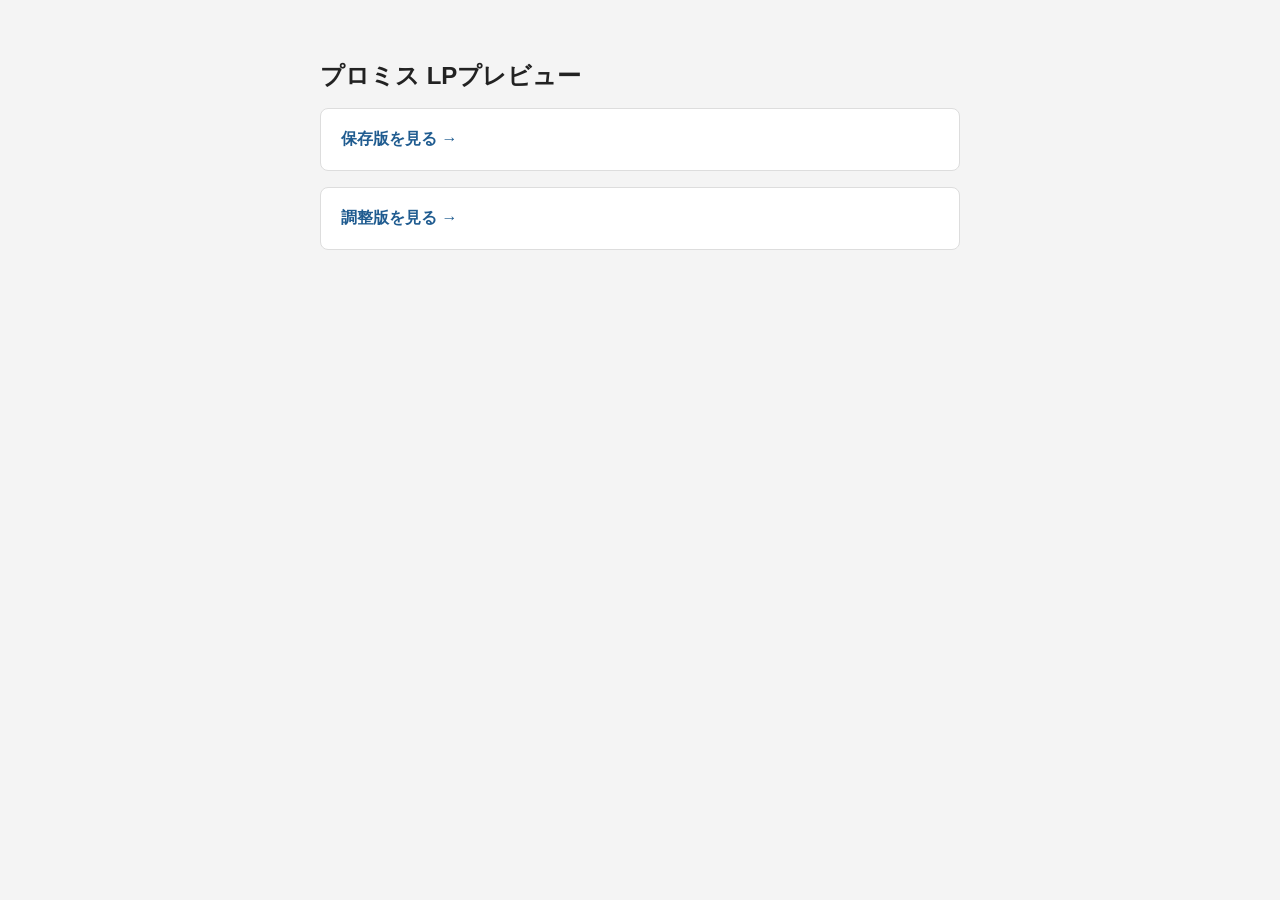
<file: index.html>
<!doctype html>
<html lang="ja">
<head><meta charset="utf-8"><meta name="viewport" content="width=device-width,initial-scale=1"><meta name="robots" content="noindex,nofollow"><title>プロミス LPプレビュー</title>
<style>body{font-family:Meiryo,sans-serif;background:#f4f4f4;color:#222;max-width:640px;margin:60px auto;padding:0 20px}h1{font-size:24px}a{display:block;background:#fff;color:#205c90;border:1px solid #ddd;border-radius:8px;margin:16px 0;padding:20px;font-weight:bold;text-decoration:none}a:hover{text-decoration:underline}</style></head>
<body><h1>プロミス LPプレビュー</h1><a href="saved.html">保存版を見る →</a><a href="variation.html">調整版を見る →</a></body>
</html>
</file>
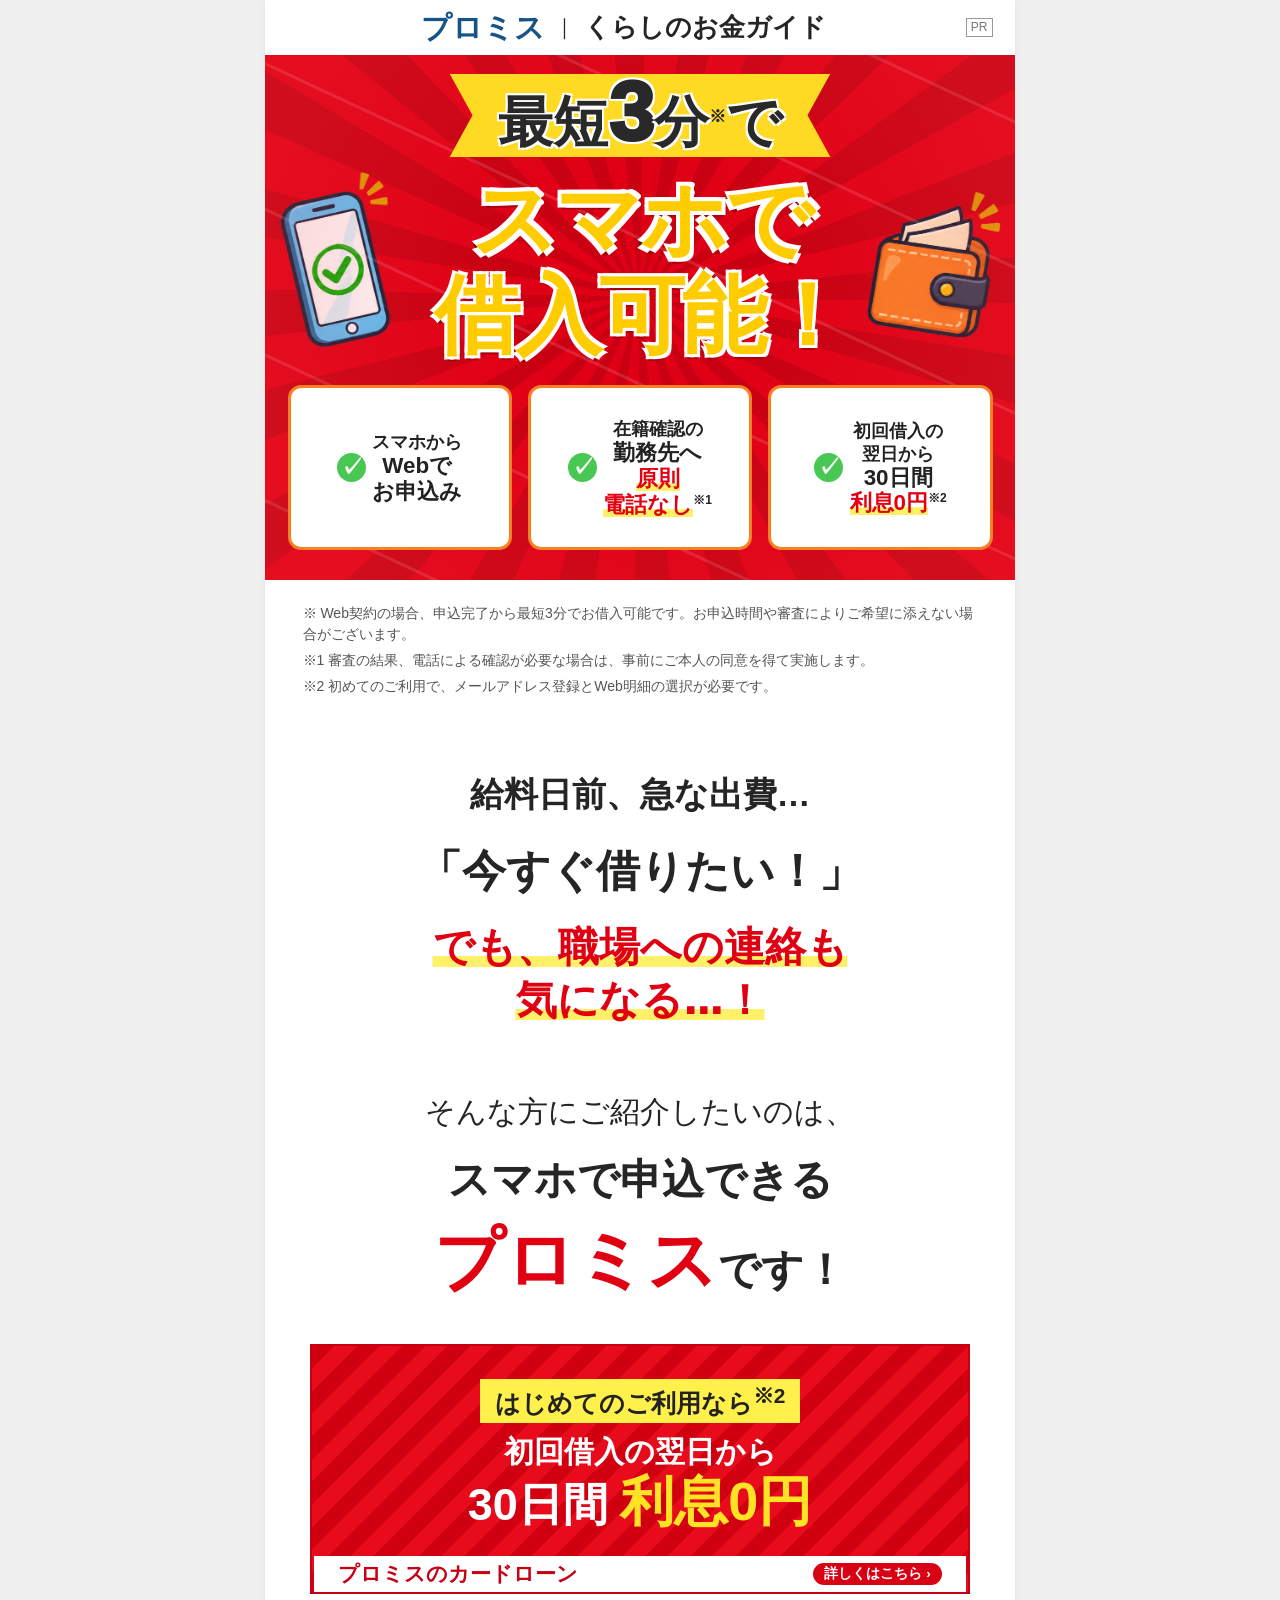
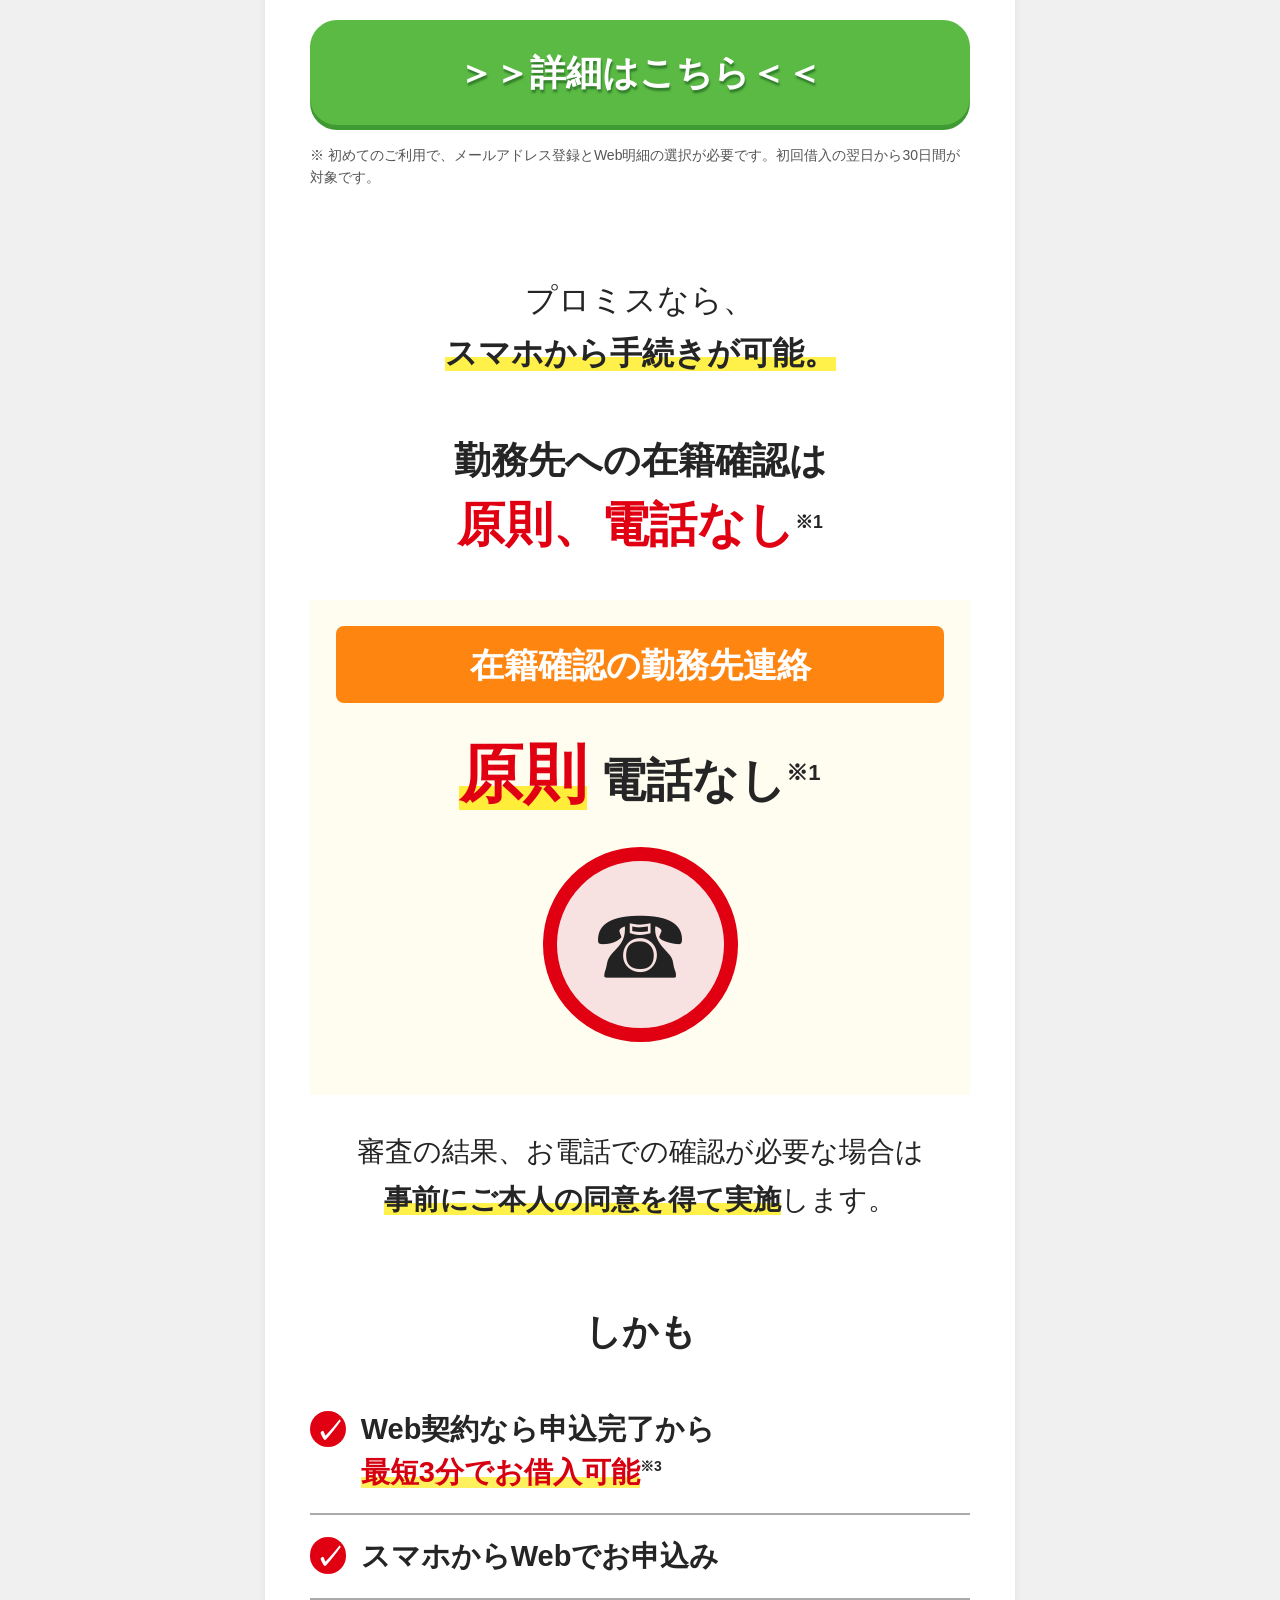
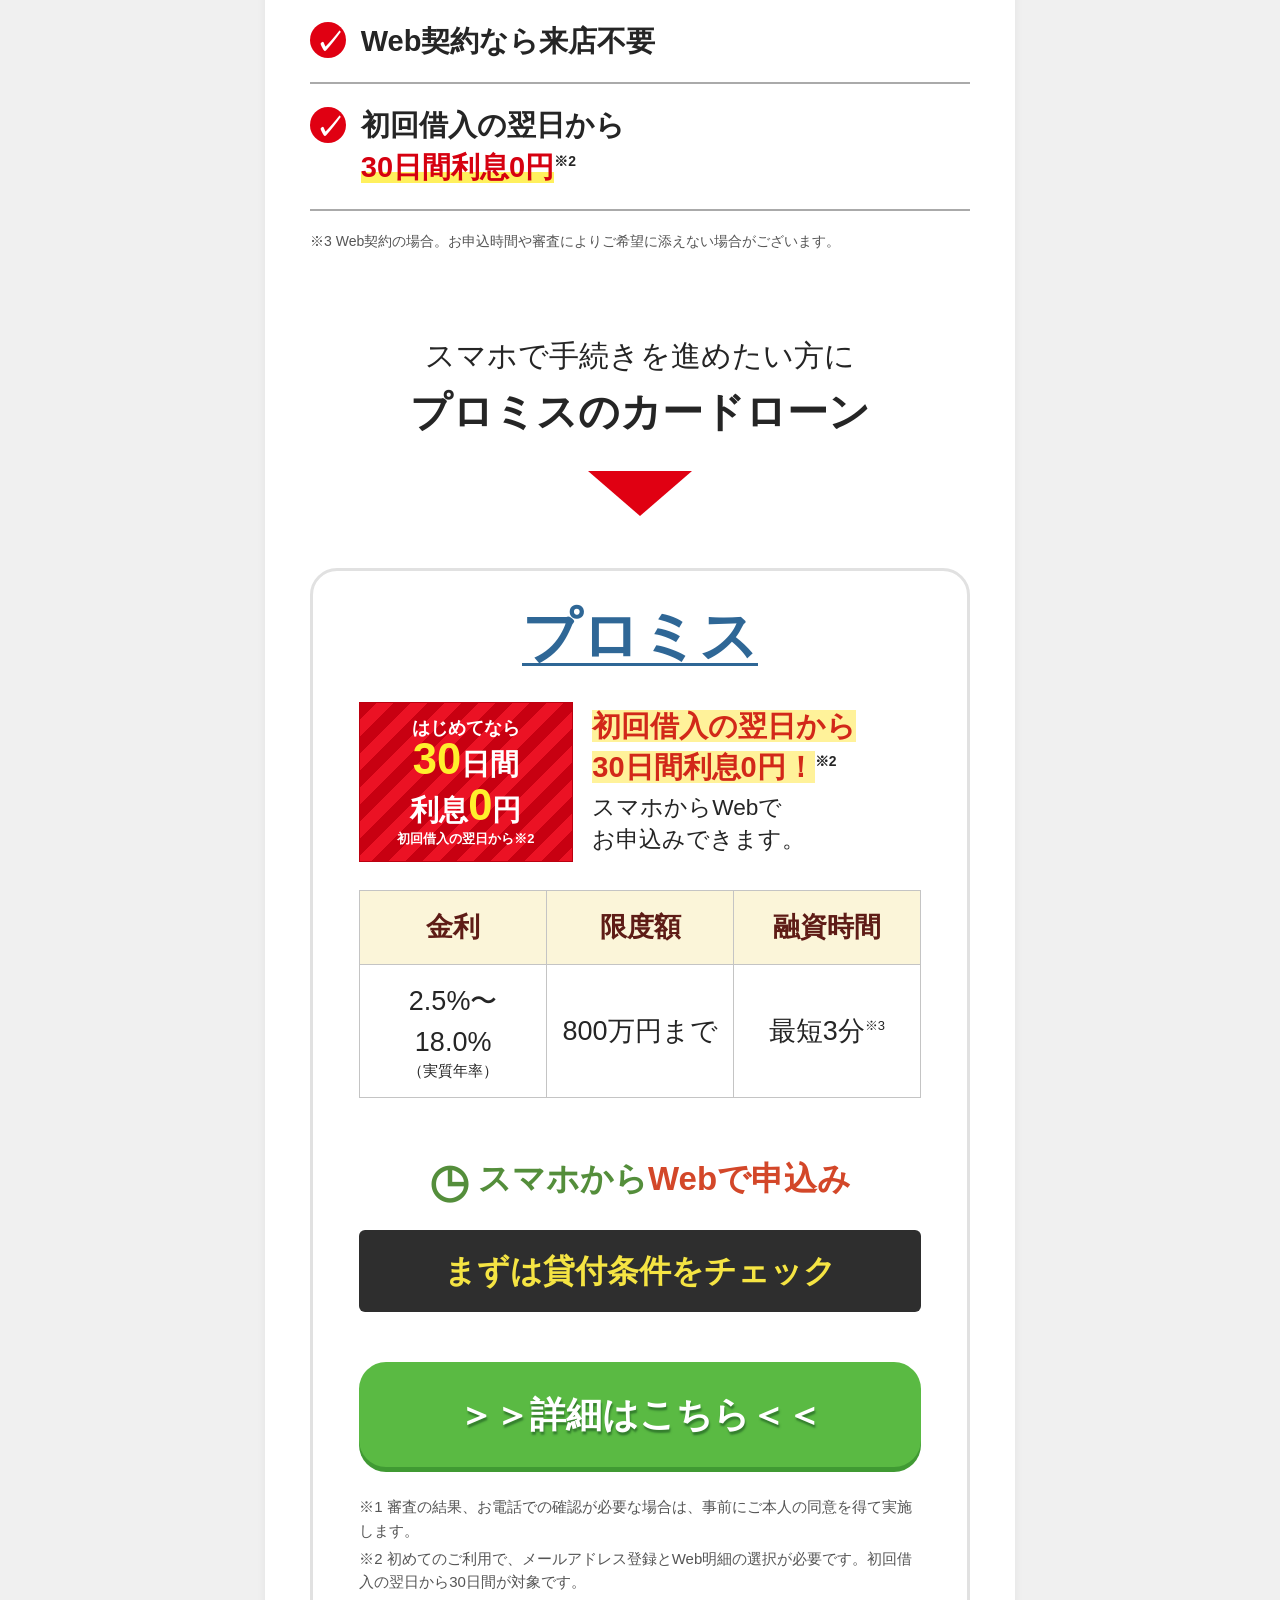
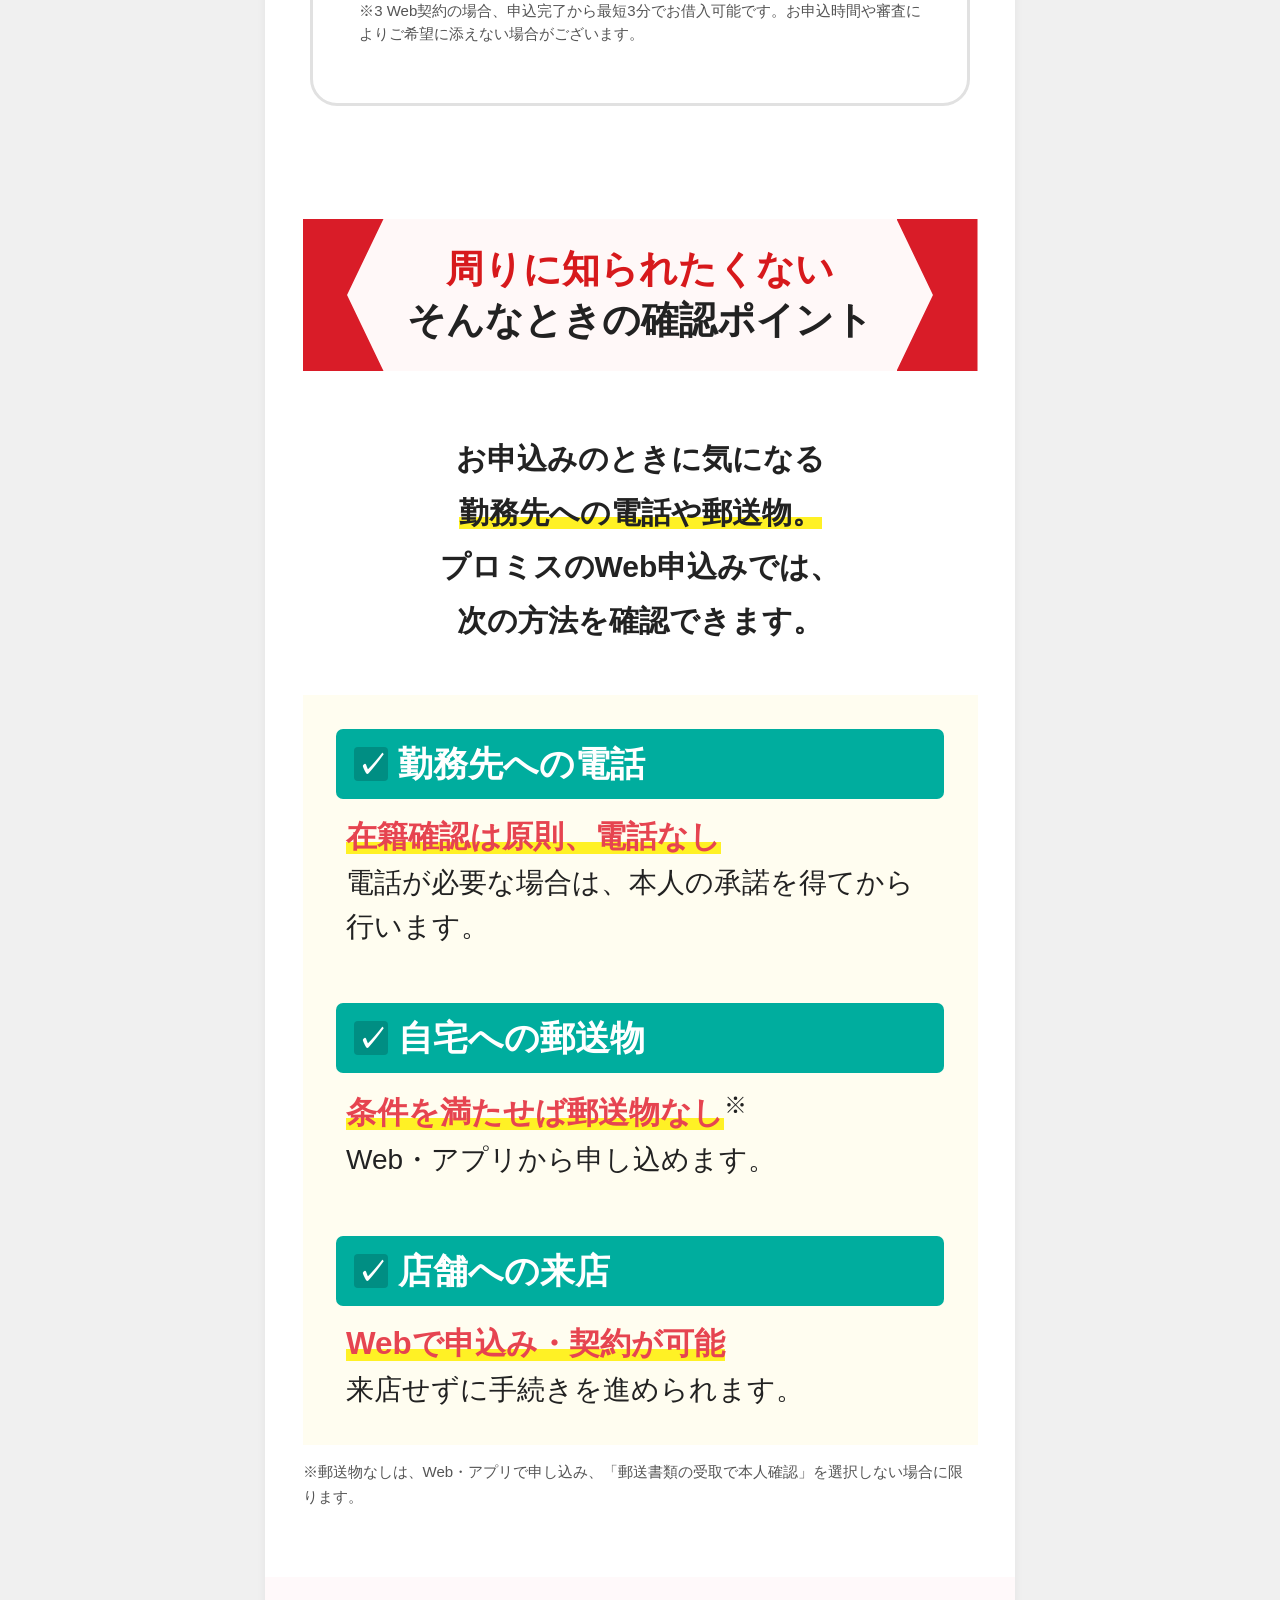
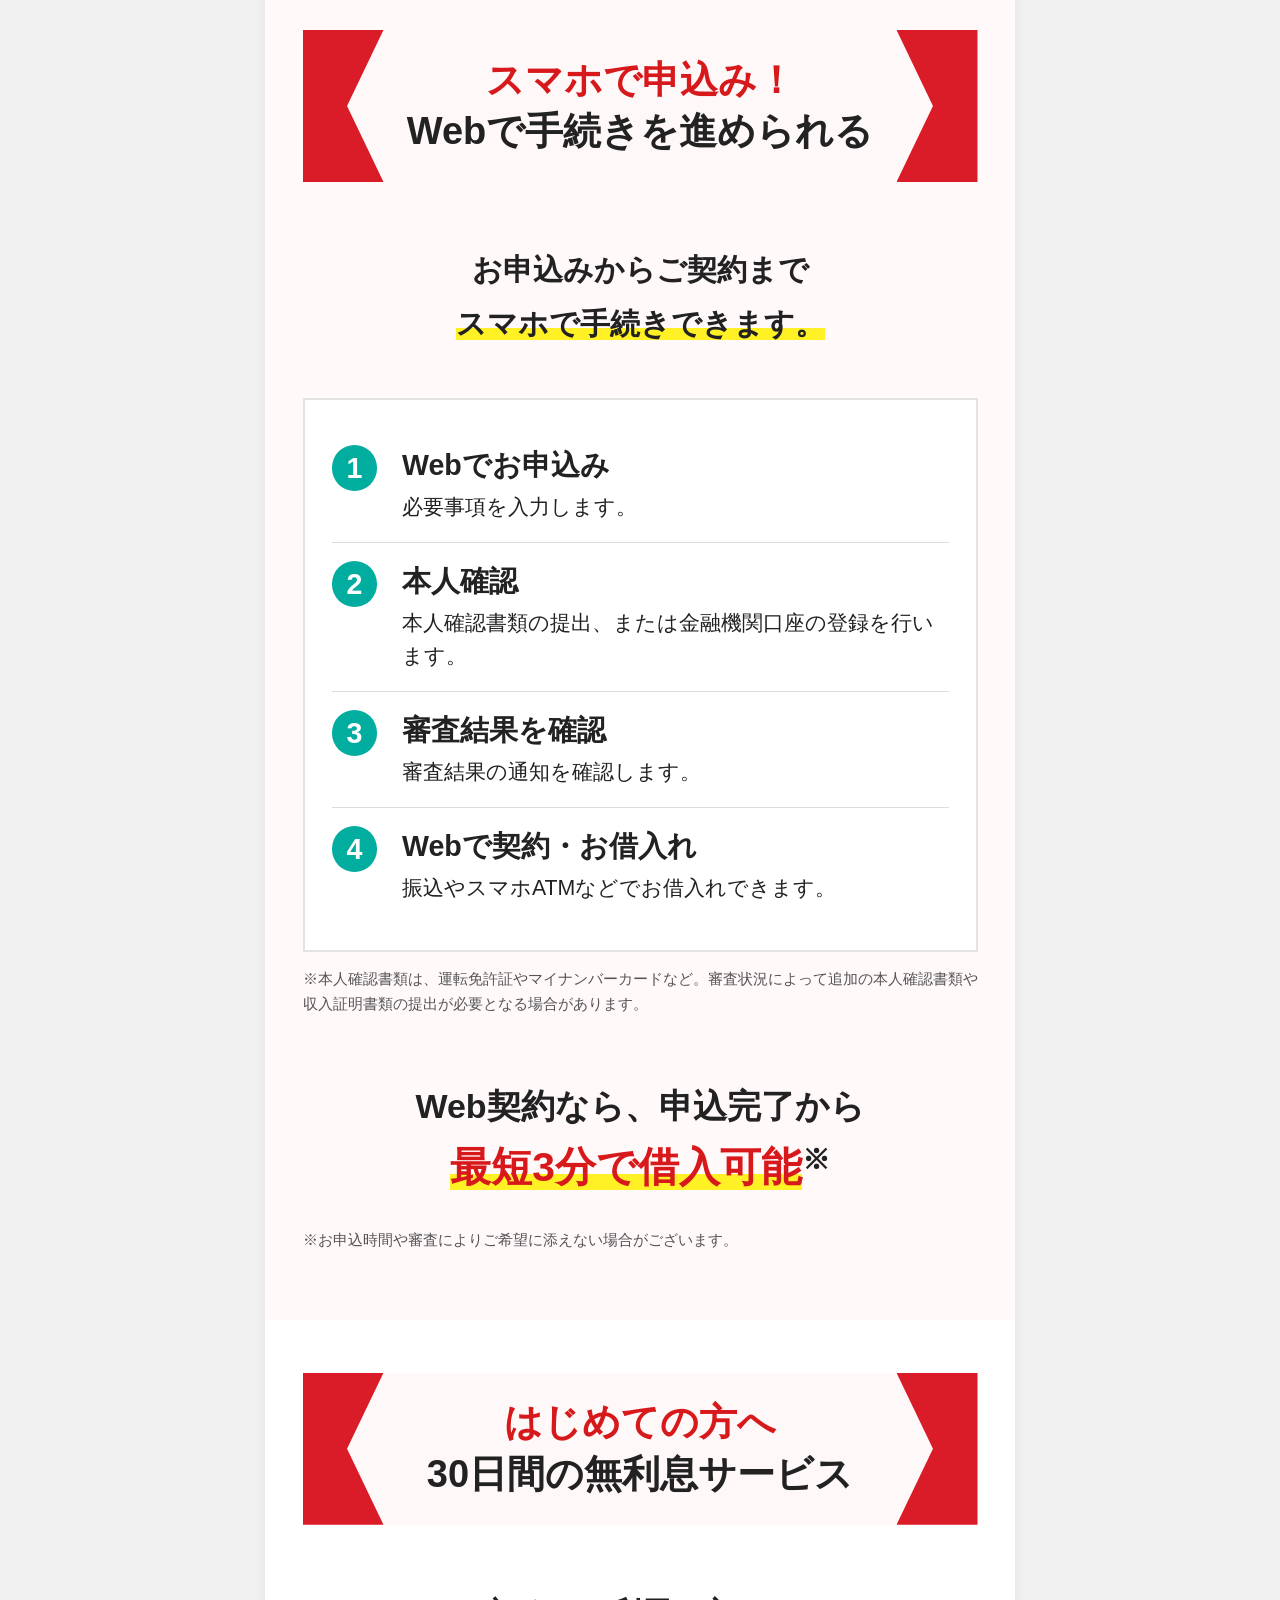
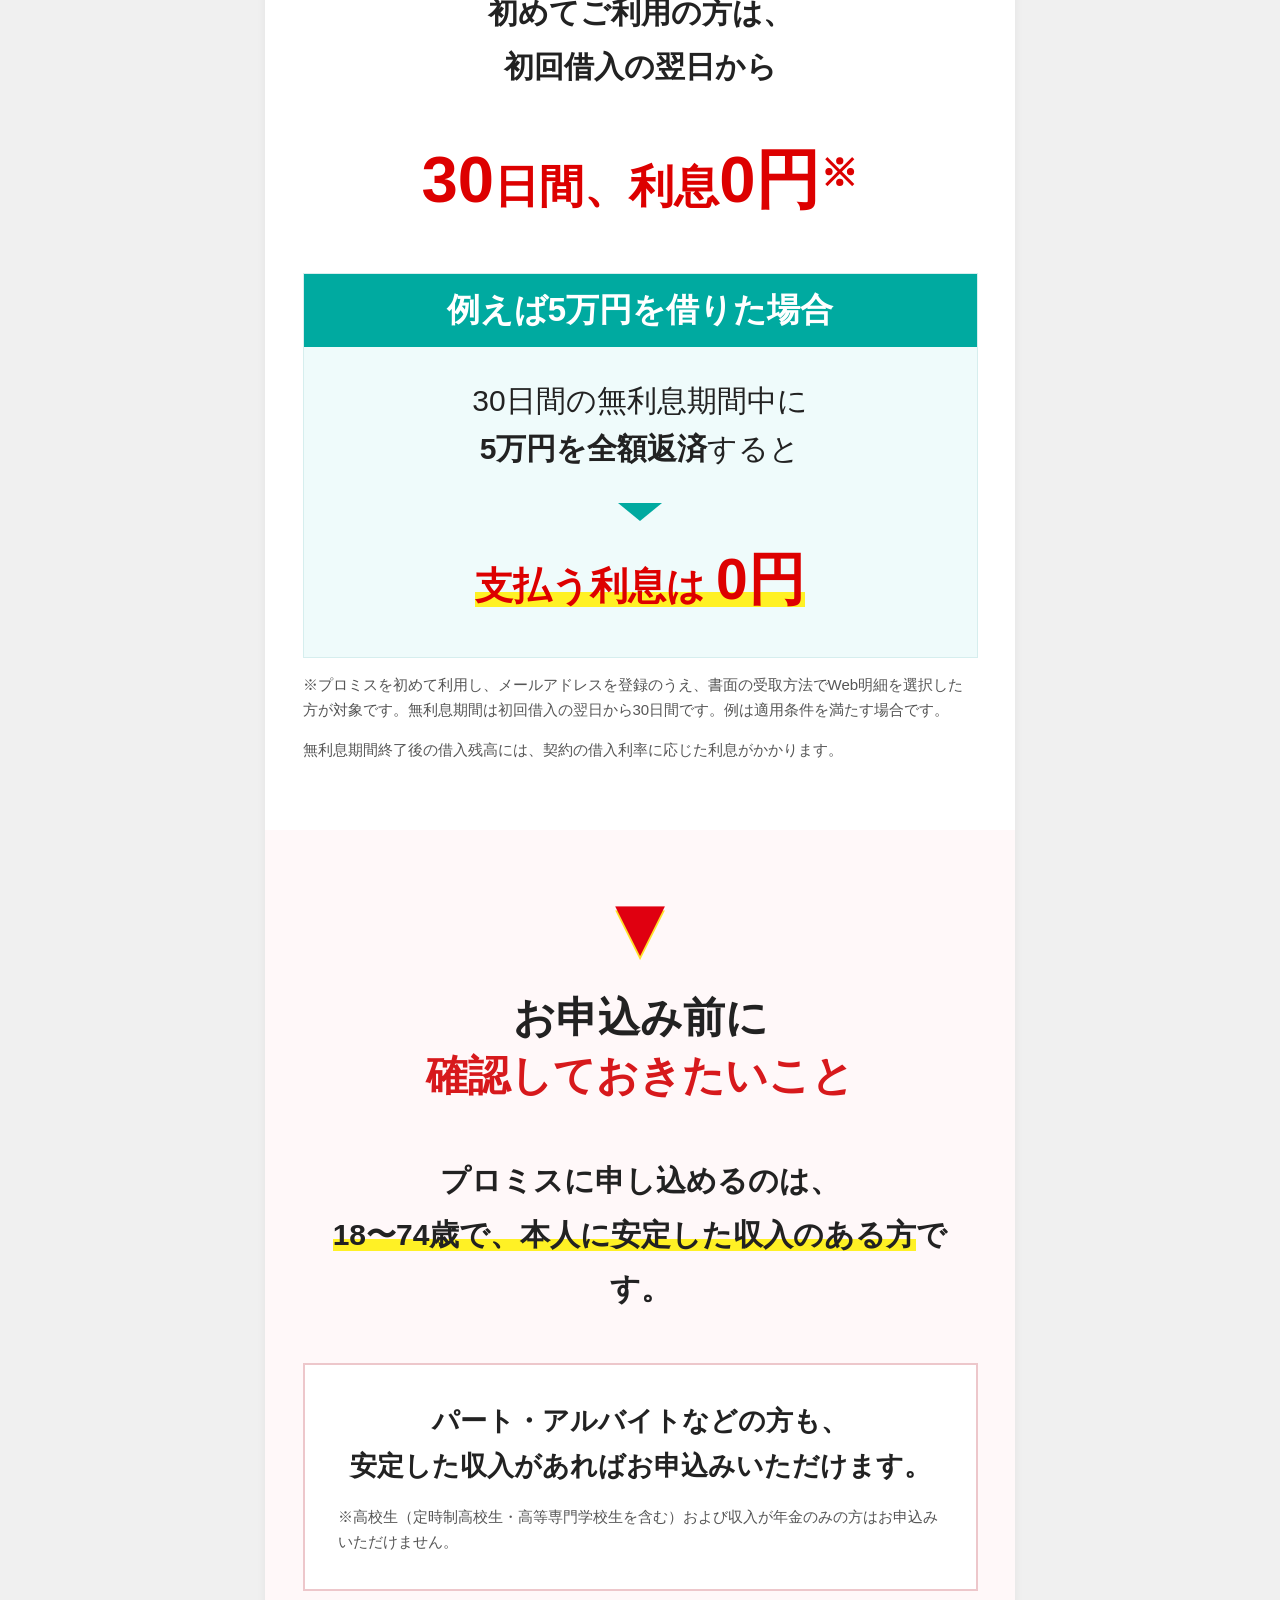
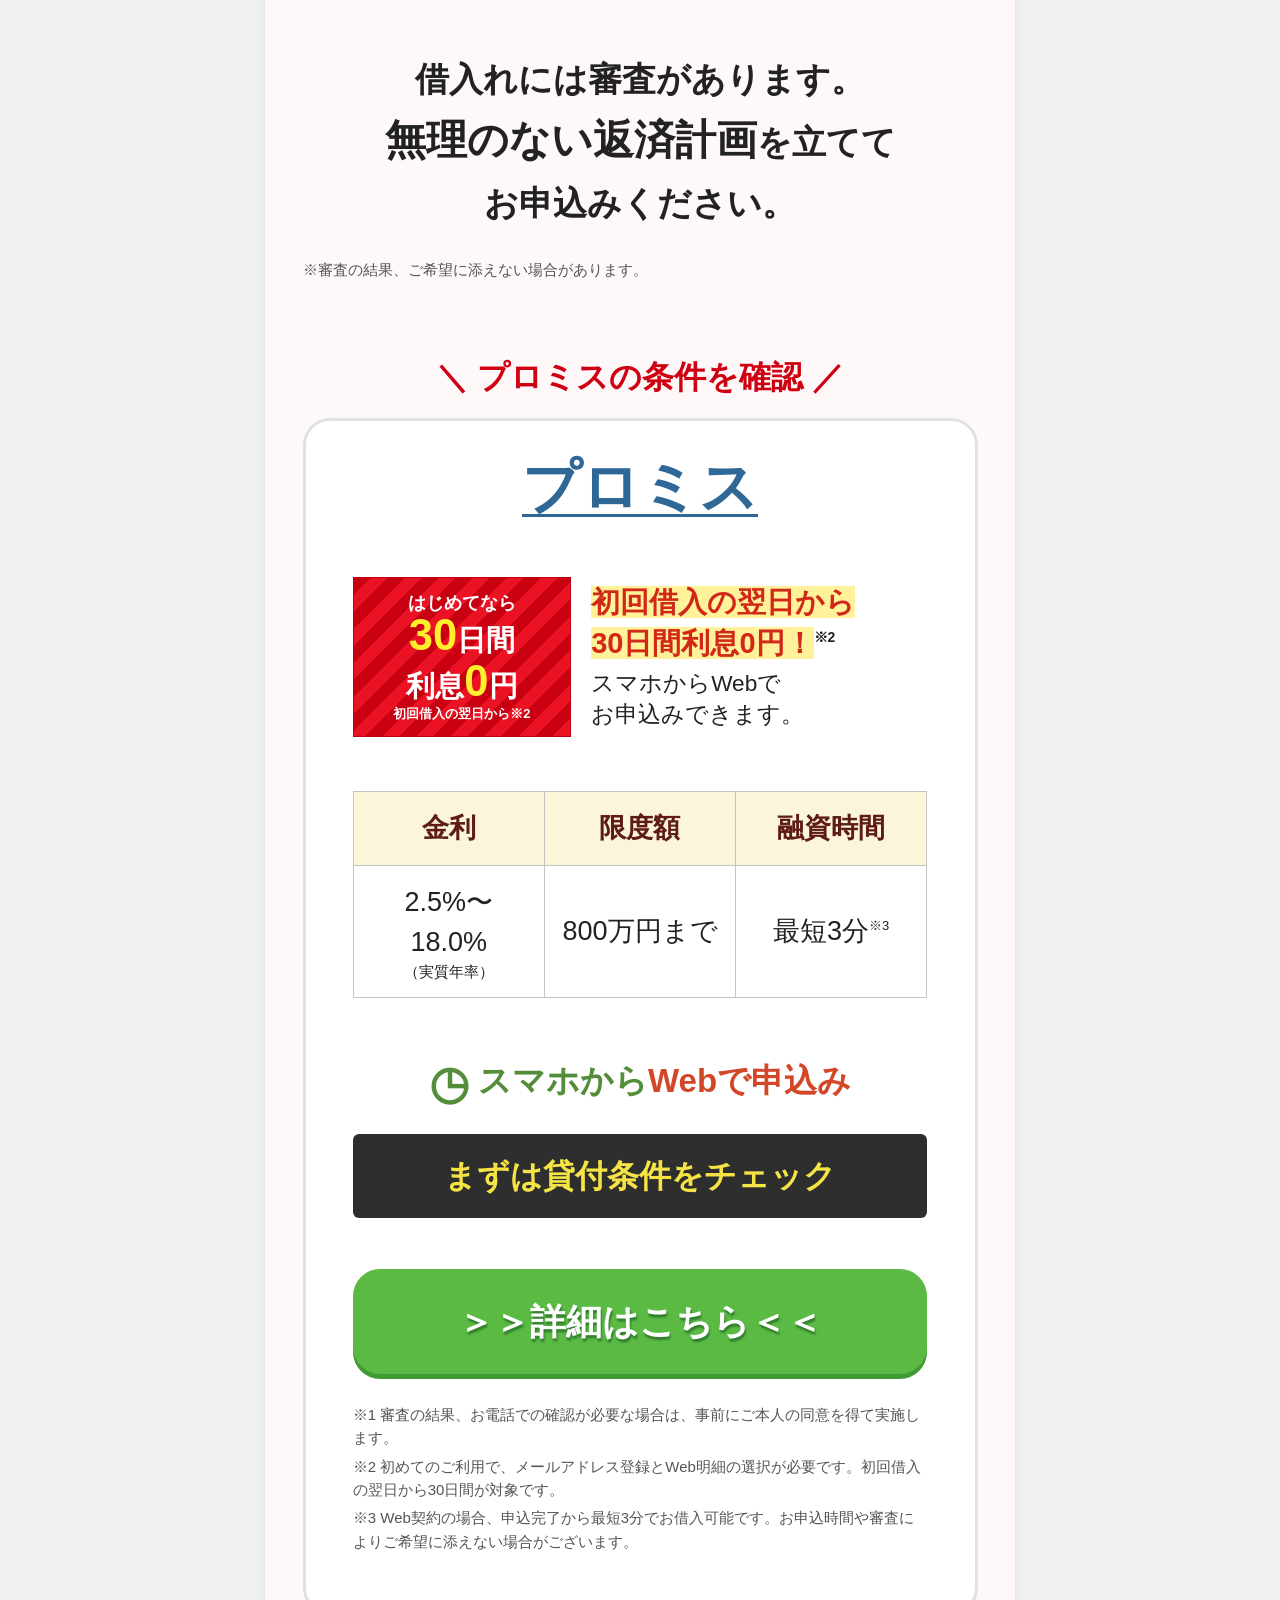
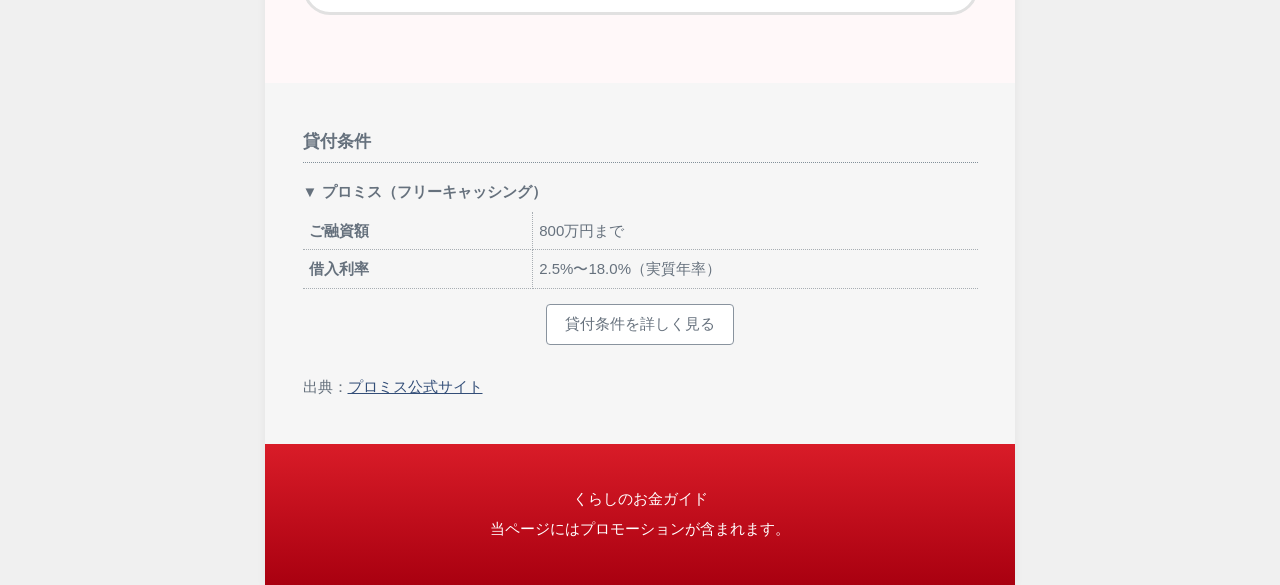
<file: saved.html>
<!doctype html>
<html lang="ja">
<head>
  <meta charset="utf-8">
  <meta name="viewport" content="width=device-width, initial-scale=1">
  <meta name="robots" content="noindex, nofollow">
  <meta name="description" content="プロミスのカードローンの特徴やお申込み方法、貸付条件をご紹介します。">
  <title>プロミスのカードローン｜くらしのお金ガイド</title>
  <link rel="stylesheet" href="saved-styles.css">
  <link rel="stylesheet" href="saved-lower.css">
</head>
<body>
  <main class="lp">
    <header class="lp-header">
      <span class="lp-header__brand">プロミス</span><span class="lp-header__cross">｜</span><span>くらしのお金ガイド</span><span class="lp-header__pr">PR</span>
    </header>

    <section class="fv" aria-labelledby="fv-title">
      <img class="fv__icons" src="saved-hero.png" width="1792" height="1024" alt="">
      <div class="fv__content">
        <p class="fv__ribbon">最短<span>3</span>分<sup>※</sup>で</p>
        <h1 id="fv-title">スマホで<br><span>借入可能！</span></h1>
        <div class="fv__features" aria-label="プロミスの特徴">
          <div class="fv__feature"><i aria-hidden="true">✓</i><p><span>スマホから</span><br><strong>Webで<br>お申込み</strong></p></div>
          <div class="fv__feature"><i aria-hidden="true">✓</i><p><span>在籍確認の</span><br><strong>勤務先へ<br><em>原則<br>電話なし</em></strong><sup>※1</sup></p></div>
          <div class="fv__feature"><i aria-hidden="true">✓</i><p><span>初回借入の<br>翌日から</span><br><strong>30日間<br><em>利息0円</em></strong><sup>※2</sup></p></div>
        </div>
      </div>
    </section>
    <div class="top-notes">
      <p>※ Web契約の場合、申込完了から最短3分でお借入可能です。お申込時間や審査によりご希望に添えない場合がございます。</p>
      <p>※1 審査の結果、電話による確認が必要な場合は、事前にご本人の同意を得て実施します。</p>
      <p>※2 初めてのご利用で、メールアドレス登録とWeb明細の選択が必要です。</p>
    </div>

    <section class="intro" aria-labelledby="intro-heading">
      <p class="intro__small">給料日前、急な出費…</p>
      <p class="intro__wish">「今すぐ借りたい！」</p>
      <p class="intro__worry">でも、職場への連絡も<br>気になる…！</p>
      <p class="intro__lead">そんな方にご紹介したいのは、</p>
      <h2 id="intro-heading" class="intro__heading">スマホで申込できる<br><span>プロミス</span>です！</h2>
      <a class="campaign-banner" href="#product" aria-label="プロミスの貸付条件を見る。初回借入の翌日から30日間利息0円">
        <div class="campaign-banner__small">はじめてのご利用なら<sup>※2</sup></div>
        <div class="campaign-banner__main"><span>初回借入の翌日から</span><br><strong>30日間 <em>利息0円</em></strong></div>
        <div class="campaign-banner__brand">プロミスのカードローン <span>詳しくはこちら ›</span></div>
      </a>
      <a class="button button--intro" href="#product">＞＞詳細はこちら＜＜</a>
      <p class="section-note">※ 初めてのご利用で、メールアドレス登録とWeb明細の選択が必要です。初回借入の翌日から30日間が対象です。</p>

      <p class="intro__reason">プロミスなら、<br><strong class="marker">スマホから手続きが可能。</strong></p>
      <p class="intro__privacy">勤務先への在籍確認は<br><strong>原則、電話なし</strong><sup>※1</sup></p>
      <div class="phone-panel">
        <p class="phone-panel__label">在籍確認の勤務先連絡</p>
        <p class="phone-panel__claim"><strong>原則</strong> 電話なし<sup>※1</sup></p>
        <div class="phone-panel__icon" aria-hidden="true">☎</div>
      </div>
      <p class="intro__explain">審査の結果、お電話での確認が必要な場合は<br><strong class="marker">事前にご本人の同意を得て実施</strong>します。</p>
      <p class="intro__also">しかも</p>
      <ul class="benefits">
        <li><span>Web契約なら申込完了から<br><strong>最短3分でお借入可能</strong><sup>※3</sup></span></li>
        <li><span>スマホからWebでお申込み</span></li>
        <li><span>Web契約なら来店不要</span></li>
        <li><span>初回借入の翌日から<br><strong>30日間利息0円</strong><sup>※2</sup></span></li>
      </ul>
      <p class="section-note">※3 Web契約の場合。お申込時間や審査によりご希望に添えない場合がございます。</p>
      <p class="intro__conclusion">スマホで手続きを進めたい方に<br><strong>プロミスのカードローン</strong></p>
      <div class="down-arrow" aria-hidden="true"></div>

      <article class="offer" id="product" aria-label="プロミスの貸付条件">
        <h3 class="offer__name">プロミス</h3>
        <div class="offer__summary">
          <div class="offer-banner" aria-label="プロミス、初めての方は30日間利息0円">
            <span>はじめてなら</span><strong><em>30</em>日間<br>利息<em>0</em>円</strong><small>初回借入の翌日から※2</small>
          </div>
          <p class="offer__appeal"><mark>初回借入の翌日から<br>30日間利息0円！</mark><sup>※2</sup><br><span>スマホからWebで<br>お申込みできます。</span></p>
        </div>
        <table class="offer__spec"><thead><tr><th scope="col">金利</th><th scope="col">限度額</th><th scope="col">融資時間</th></tr></thead><tbody><tr><td>2.5%〜<br>18.0%<small>（実質年率）</small></td><td>800万円まで</td><td>最短3分<sup>※3</sup></td></tr></tbody></table>
        <div class="offer__callout"><span aria-hidden="true">◷</span> スマホから<span>Webで申込み</span></div>
        <p class="offer__bar">まずは貸付条件をチェック</p>
        <a class="button button--offer" href="https://cyber.promise.co.jp/contents/html/LP_O.html" target="_blank" rel="sponsored noopener noreferrer">＞＞詳細はこちら＜＜</a>
        <div class="offer__notes">
          <p>※1 審査の結果、お電話での確認が必要な場合は、事前にご本人の同意を得て実施します。</p>
          <p>※2 初めてのご利用で、メールアドレス登録とWeb明細の選択が必要です。初回借入の翌日から30日間が対象です。</p>
          <p>※3 Web契約の場合、申込完了から最短3分でお借入可能です。お申込時間や審査によりご希望に添えない場合がございます。</p>
        </div>
      </article>
    </section>

    <!-- 最初の商品カードの後に挿入する後半部分 -->
<section class="lower-section lower-privacy" aria-labelledby="lower-privacy-title">
  <h2 id="lower-privacy-title" class="lower-ribbon"><span><b>周りに知られたくない</b><br>そんなときの確認ポイント</span></h2>
  <p class="lower-intro">お申込みのときに気になる<br><strong class="lower-marker">勤務先への電話や郵送物。</strong><br>プロミスのWeb申込みでは、<br>次の方法を確認できます。</p>
  <div class="lower-points">
    <div class="lower-point">
      <h3><span aria-hidden="true">✓</span> 勤務先への電話</h3>
      <p><strong class="lower-marker">在籍確認は原則、電話なし</strong><br>電話が必要な場合は、本人の承諾を得てから行います。</p>
    </div>
    <div class="lower-point">
      <h3><span aria-hidden="true">✓</span> 自宅への郵送物</h3>
      <p><strong class="lower-marker">条件を満たせば郵送物なし</strong><sup>※</sup><br>Web・アプリから申し込めます。</p>
    </div>
    <div class="lower-point">
      <h3><span aria-hidden="true">✓</span> 店舗への来店</h3>
      <p><strong class="lower-marker">Webで申込み・契約が可能</strong><br>来店せずに手続きを進められます。</p>
    </div>
  </div>
  <p class="lower-note">※郵送物なしは、Web・アプリで申し込み、「郵送書類の受取で本人確認」を選択しない場合に限ります。</p>
</section>

<section class="lower-section lower-web" aria-labelledby="lower-web-title">
  <h2 id="lower-web-title" class="lower-ribbon"><span><b>スマホで申込み！</b><br>Webで手続きを進められる</span></h2>
  <p class="lower-intro">お申込みからご契約まで<br><strong class="lower-marker">スマホで手続きできます。</strong></p>
  <div class="lower-steps" aria-label="Web申込みの流れ">
    <div class="lower-step"><b>1</b><div><strong>Webでお申込み</strong><p>必要事項を入力します。</p></div></div>
    <div class="lower-step"><b>2</b><div><strong>本人確認</strong><p>本人確認書類の提出、または金融機関口座の登録を行います。</p></div></div>
    <div class="lower-step"><b>3</b><div><strong>審査結果を確認</strong><p>審査結果の通知を確認します。</p></div></div>
    <div class="lower-step"><b>4</b><div><strong>Webで契約・お借入れ</strong><p>振込やスマホATMなどでお借入れできます。</p></div></div>
  </div>
  <p class="lower-note">※本人確認書類は、運転免許証やマイナンバーカードなど。審査状況によって追加の本人確認書類や収入証明書類の提出が必要となる場合があります。</p>
  <p class="lower-big">Web契約なら、申込完了から<br><strong class="lower-red lower-marker">最短3分で借入可能</strong><sup>※</sup></p>
  <p class="lower-note">※お申込時間や審査によりご希望に添えない場合がございます。</p>
</section>

<section class="lower-section lower-interest" aria-labelledby="lower-interest-title">
  <h2 id="lower-interest-title" class="lower-ribbon"><span><b>はじめての方へ</b><br>30日間の無利息サービス</span></h2>
  <p class="lower-intro">初めてご利用の方は、<br>初回借入の翌日から</p>
  <p class="lower-interest__claim"><span>30</span>日間、利息<strong>0円</strong><sup>※</sup></p>
  <div class="lower-example">
    <h3>例えば5万円を借りた場合</h3>
    <p>30日間の無利息期間中に<br><strong>5万円を全額返済</strong>すると</p>
    <div class="lower-example__arrow" aria-hidden="true"></div>
    <p class="lower-example__result"><span class="lower-marker">支払う利息は <b>0円</b></span></p>
  </div>
  <p class="lower-note">※プロミスを初めて利用し、メールアドレスを登録のうえ、書面の受取方法でWeb明細を選択した方が対象です。無利息期間は初回借入の翌日から30日間です。例は適用条件を満たす場合です。</p>
  <p class="lower-note">無利息期間終了後の借入残高には、契約の借入利率に応じた利息がかかります。</p>
</section>

<section class="lower-section lower-eligibility" aria-labelledby="lower-eligibility-title">
  <div class="lower-down" aria-hidden="true">▼</div>
  <h2 id="lower-eligibility-title" class="lower-eligibility__title">お申込み前に<br><span class="lower-red">確認しておきたいこと</span></h2>
  <p class="lower-intro">プロミスに申し込めるのは、<br><strong class="lower-marker">18〜74歳で、本人に安定した収入のある方</strong>です。</p>
  <div class="lower-eligibility__box">
    <p>パート・アルバイトなどの方も、<br>安定した収入があればお申込みいただけます。</p>
    <p class="lower-note">※高校生（定時制高校生・高等専門学校生を含む）および収入が年金のみの方はお申込みいただけません。</p>
  </div>
  <p class="lower-big">借入れには審査があります。<br><strong>無理のない返済計画</strong>を立てて<br>お申込みください。</p>
  <p class="lower-note">※審査の結果、ご希望に添えない場合があります。</p>
  <p class="lower-offer-lead">＼ プロミスの条件を確認 ／</p>
  <article class="offer" aria-label="プロミスの貸付条件">
        <h3 class="offer__name">プロミス</h3>
        <div class="offer__summary">
          <div class="offer-banner" aria-label="プロミス、初めての方は30日間利息0円">
            <span>はじめてなら</span><strong><em>30</em>日間<br>利息<em>0</em>円</strong><small>初回借入の翌日から※2</small>
          </div>
          <p class="offer__appeal"><mark>初回借入の翌日から<br>30日間利息0円！</mark><sup>※2</sup><br><span>スマホからWebで<br>お申込みできます。</span></p>
        </div>
        <table class="offer__spec"><thead><tr><th scope="col">金利</th><th scope="col">限度額</th><th scope="col">融資時間</th></tr></thead><tbody><tr><td>2.5%〜<br>18.0%<small>（実質年率）</small></td><td>800万円まで</td><td>最短3分<sup>※3</sup></td></tr></tbody></table>
        <div class="offer__callout"><span aria-hidden="true">◷</span> スマホから<span>Webで申込み</span></div>
        <p class="offer__bar">まずは貸付条件をチェック</p>
        <a class="button button--offer" href="https://cyber.promise.co.jp/contents/html/LP_O.html" target="_blank" rel="sponsored noopener noreferrer">＞＞詳細はこちら＜＜</a>
        <div class="offer__notes">
          <p>※1 審査の結果、お電話での確認が必要な場合は、事前にご本人の同意を得て実施します。</p>
          <p>※2 初めてのご利用で、メールアドレス登録とWeb明細の選択が必要です。初回借入の翌日から30日間が対象です。</p>
          <p>※3 Web契約の場合、申込完了から最短3分でお借入可能です。お申込時間や審査によりご希望に添えない場合がございます。</p>
        </div>
      </article>
</section>

<section class="lower-terms" aria-labelledby="lower-terms-title">
  <h2 id="lower-terms-title">貸付条件</h2>
  <p class="lower-terms__name">▼ プロミス（フリーキャッシング）</p>
  <table>
    <tbody>
      <tr><th scope="row">ご融資額</th><td>800万円まで</td></tr>
      <tr><th scope="row">借入利率</th><td>2.5%〜18.0%（実質年率）</td></tr>
    </tbody>
  </table>
  <details>
    <summary><span class="lower-terms__open">貸付条件を詳しく見る</span><span class="lower-terms__close">閉じる</span></summary>
    <table>
      <tbody>
        <tr><th scope="row">お申込みいただける方</th><td>年齢18〜74歳のご本人に安定した収入のある方。高校生（定時制高校生・高等専門学校生を含む）および収入が年金のみの方はお申込みいただけません。</td></tr>
        <tr><th scope="row">返済方式</th><td>残高スライド元利定額返済方式</td></tr>
        <tr><th scope="row">返済期間・返済回数</th><td>最終借入後、原則最長6年9か月・1〜80回</td></tr>
        <tr><th scope="row">遅延利率</th><td>20.0%（実質年率）</td></tr>
        <tr><th scope="row">担保・連帯保証人</th><td>不要</td></tr>
      </tbody>
    </table>
    <p>商号：SMBCコンシューマーファイナンス株式会社<br>登録番号：関東財務局長（15）第00615号</p>
    <p>契約内容をよく確認し、無理のない返済計画を立てましょう。</p>
  </details>
  <p class="lower-terms__source">出典：<a href="https://cyber.promise.co.jp/contents/html/LP_VPPGM202407_html01_index.html" target="_blank" rel="noopener noreferrer">プロミス公式サイト</a></p>
</section>

<footer class="lower-footer">
  <p>くらしのお金ガイド</p>

  <p>当ページにはプロモーションが含まれます。</p>
</footer>

  </main>
</body>
</html>
</file>
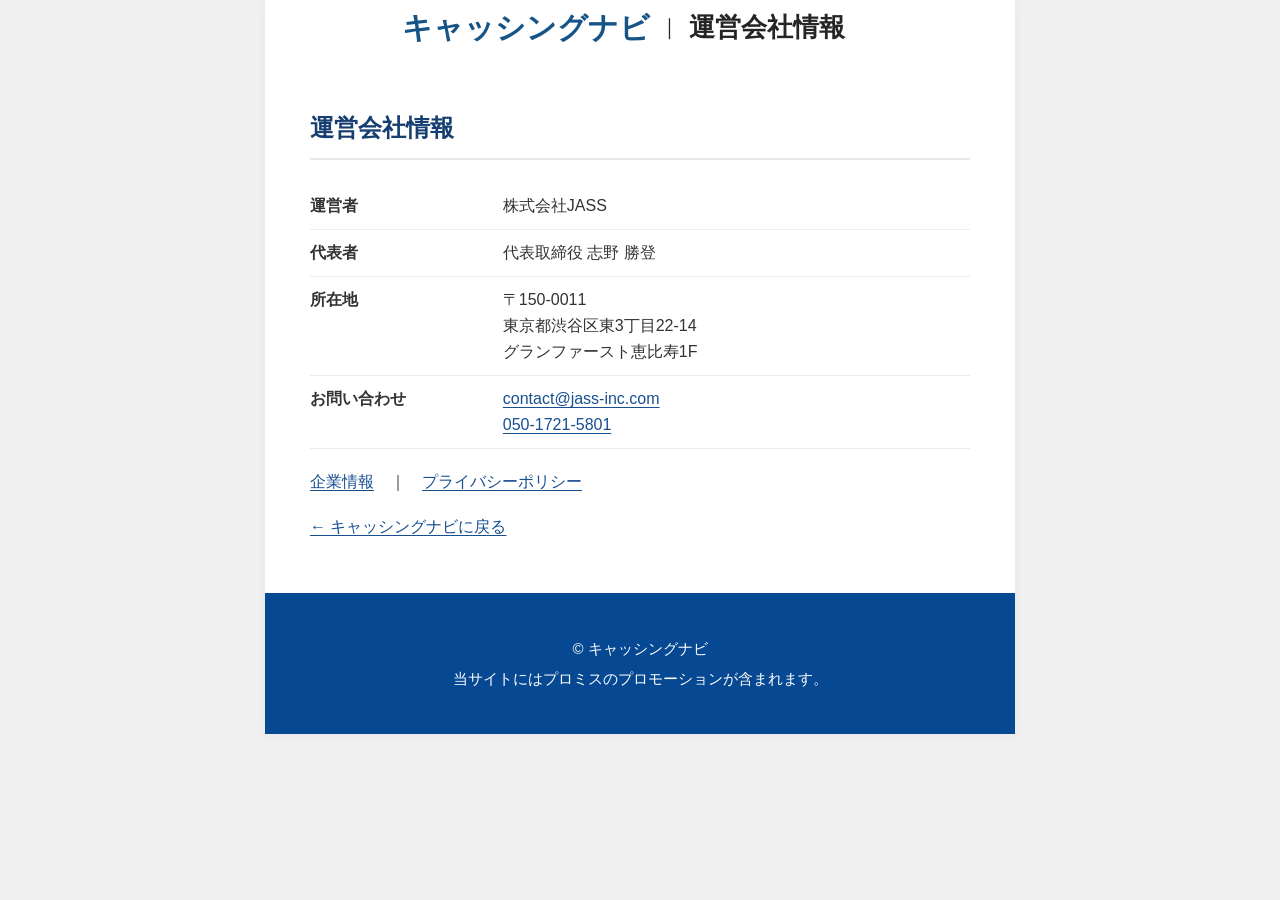
<file: variation-operator.html>
<!doctype html>
<html lang="ja">
<head>
  <meta charset="utf-8">
  <meta name="viewport" content="width=device-width, initial-scale=1">
  <meta name="robots" content="noindex, nofollow">
  <title>運営会社情報｜キャッシングナビ</title>
  <link rel="stylesheet" href="variation-styles.css">
  <link rel="stylesheet" href="variation-lower.css">
</head>
<body>
  <main class="lp">
    <header class="lp-header">
      <span class="lp-header__brand">キャッシングナビ</span><span class="lp-header__cross">｜</span><span>運営会社情報</span>
    </header>
    <section class="operator-info" aria-labelledby="operator-title">
      <h1 id="operator-title">運営会社情報</h1>
      <dl>
        <div><dt>運営者</dt><dd>株式会社JASS</dd></div>
        <div><dt>代表者</dt><dd>代表取締役 志野 勝登</dd></div>
        <div><dt>所在地</dt><dd>〒150-0011<br>東京都渋谷区東3丁目22-14<br>グランファースト恵比寿1F</dd></div>
        <div><dt>お問い合わせ</dt><dd><a href="mailto:contact@jass-inc.com">contact@jass-inc.com</a><br><a href="tel:05017215801">050-1721-5801</a></dd></div>
      </dl>
      <p><a href="https://www.jass-inc.com/%E4%BC%81%E6%A5%AD%E6%83%85%E5%A0%B1" target="_blank" rel="noopener noreferrer">企業情報</a>　｜　<a href="https://www.jass-inc.com/%E3%83%97%E3%83%A9%E3%82%A4%E3%83%90%E3%82%B7%E3%83%BC%E3%83%9D%E3%83%AA%E3%82%B7%E3%83%BC" target="_blank" rel="noopener noreferrer">プライバシーポリシー</a></p>
      <a class="operator-back" href="variation.html">← キャッシングナビに戻る</a>
    </section>
    <footer class="lower-footer">
      <p>© キャッシングナビ</p>
      <p>当サイトにはプロミスのプロモーションが含まれます。</p>
    </footer>
  </main>
</body>
</html>
</file>
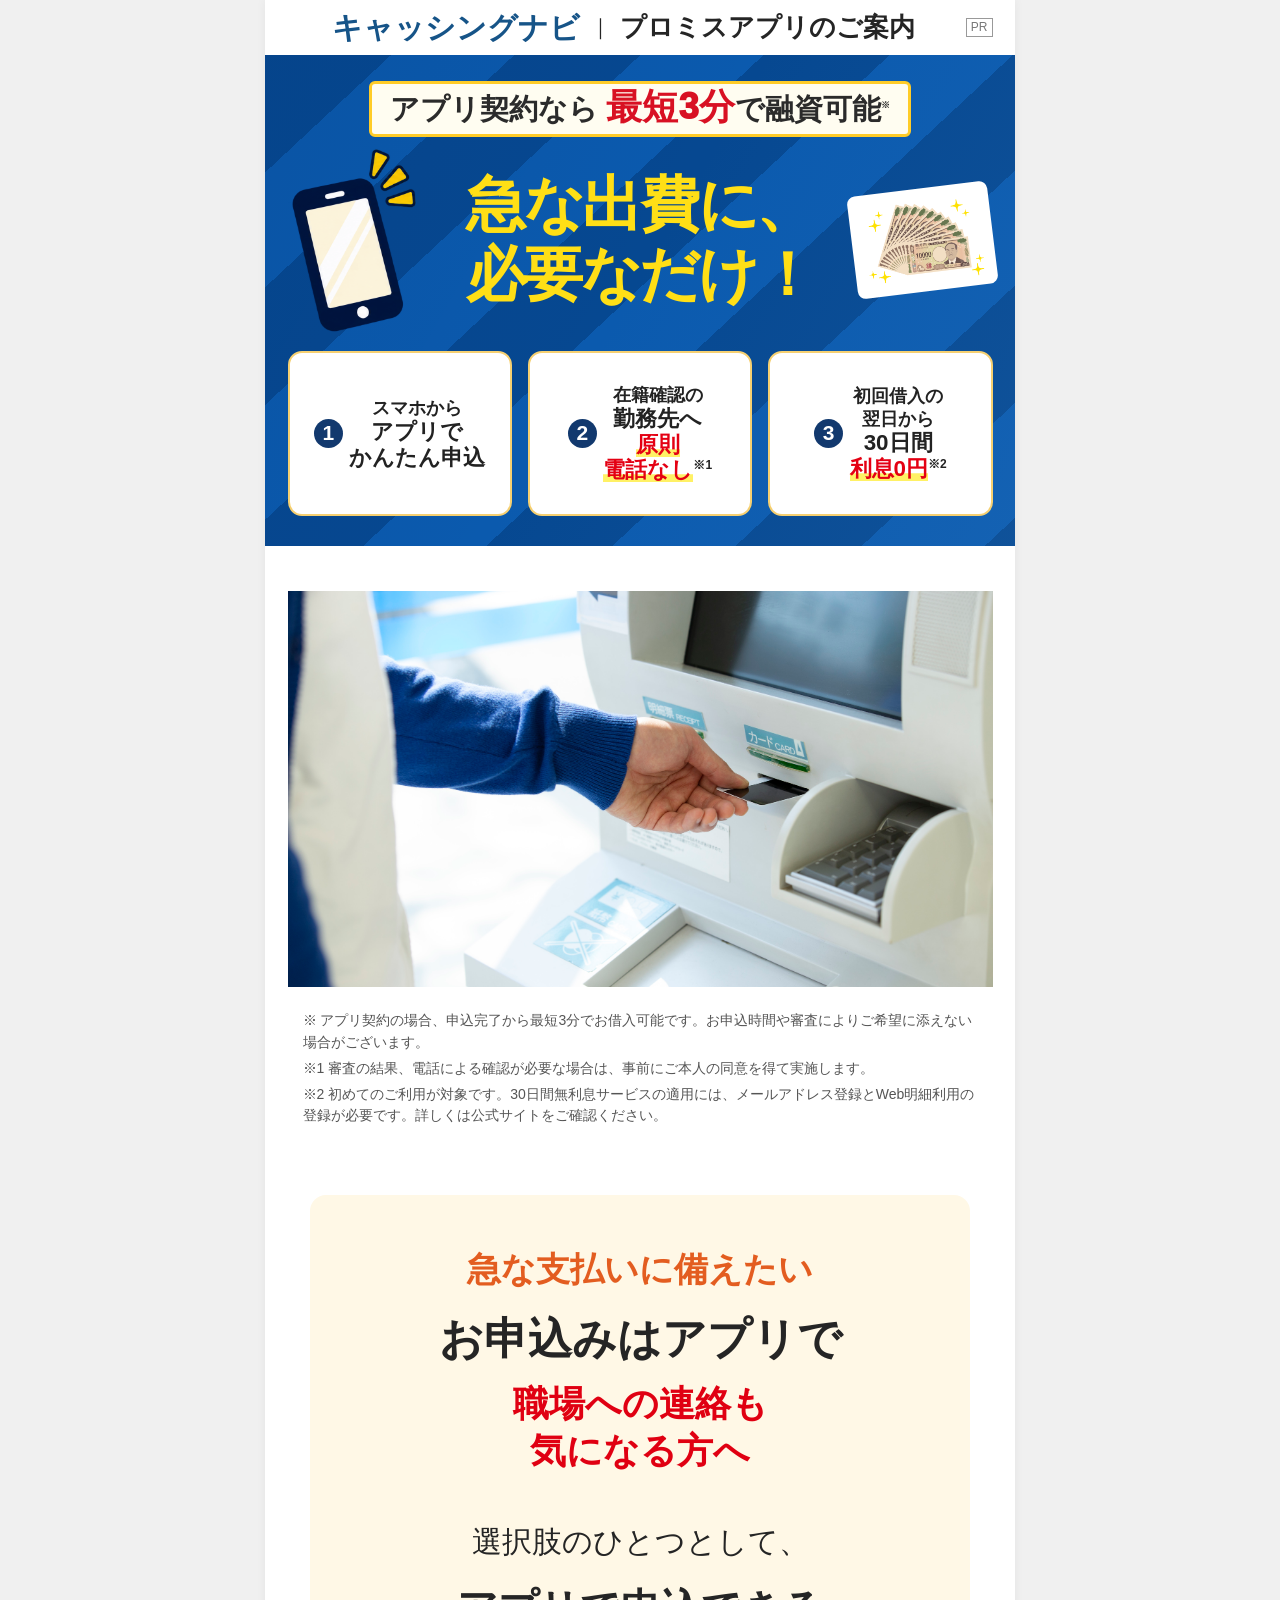
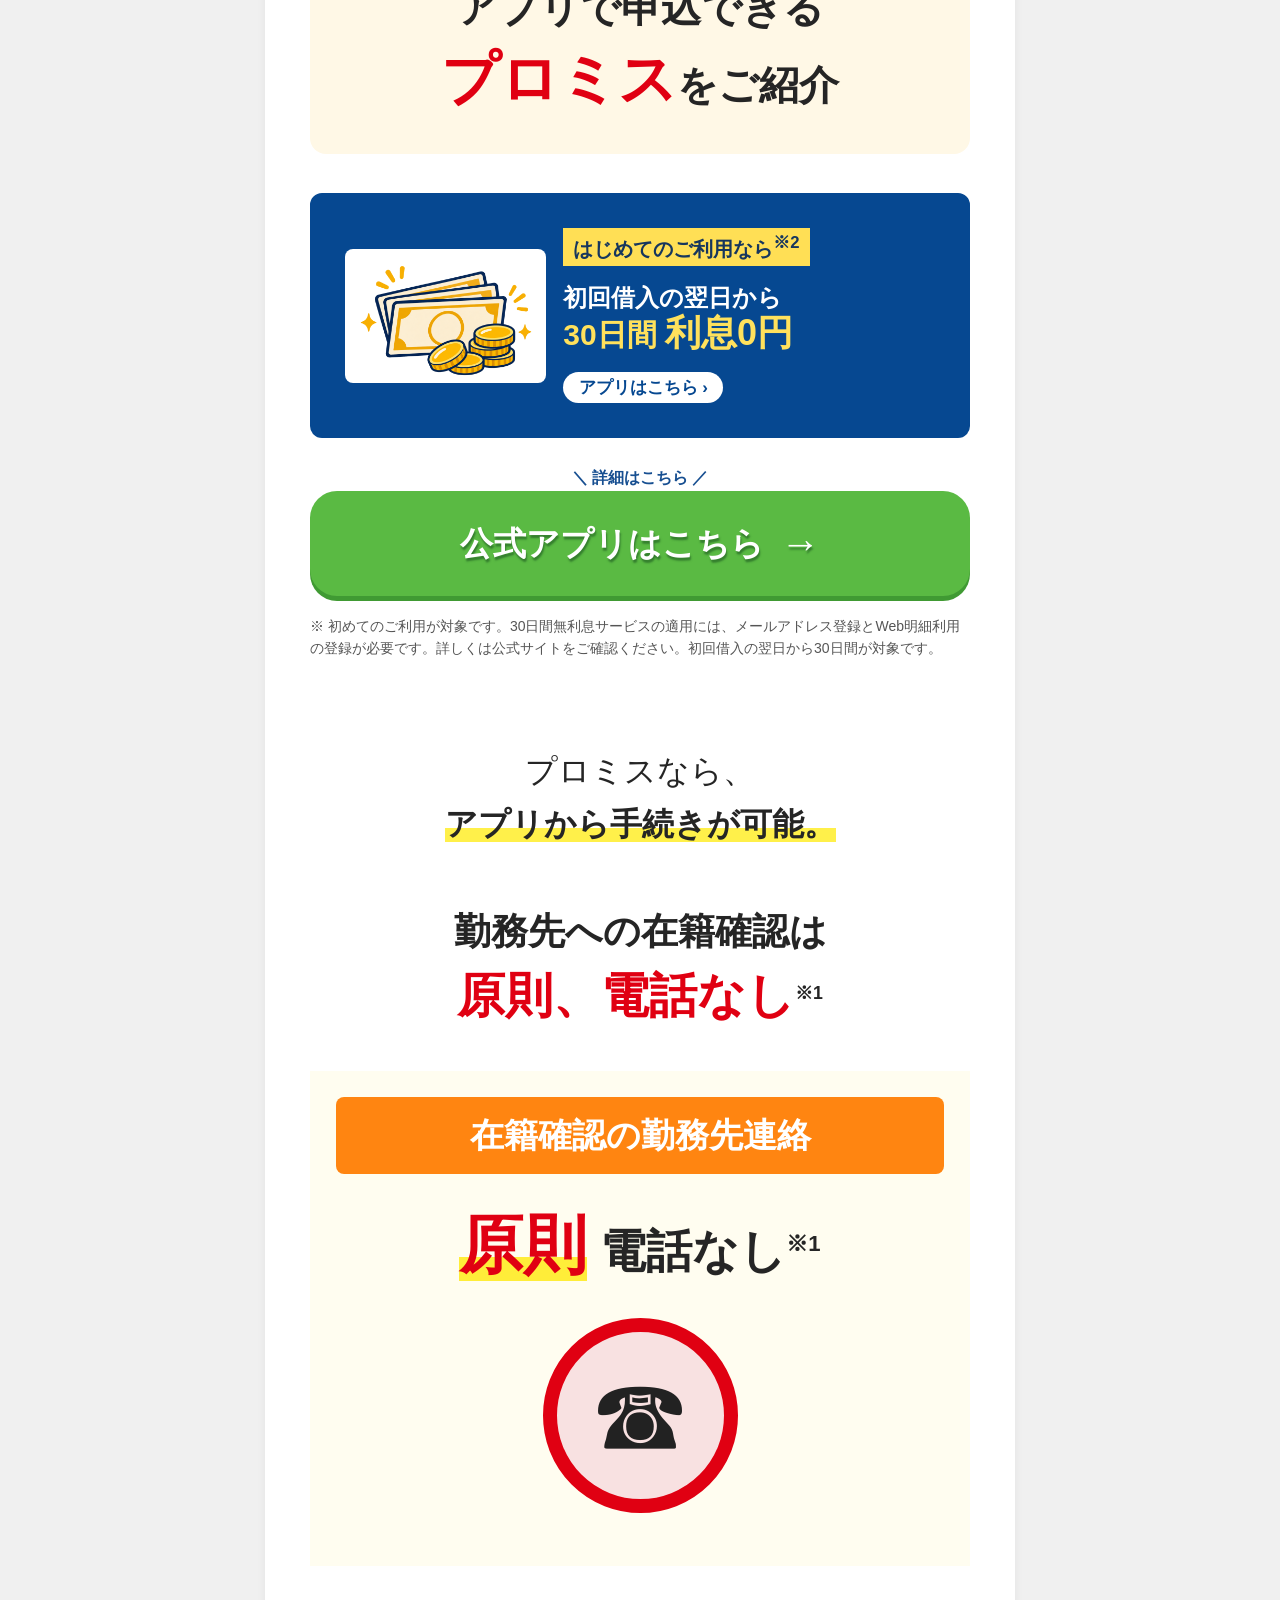
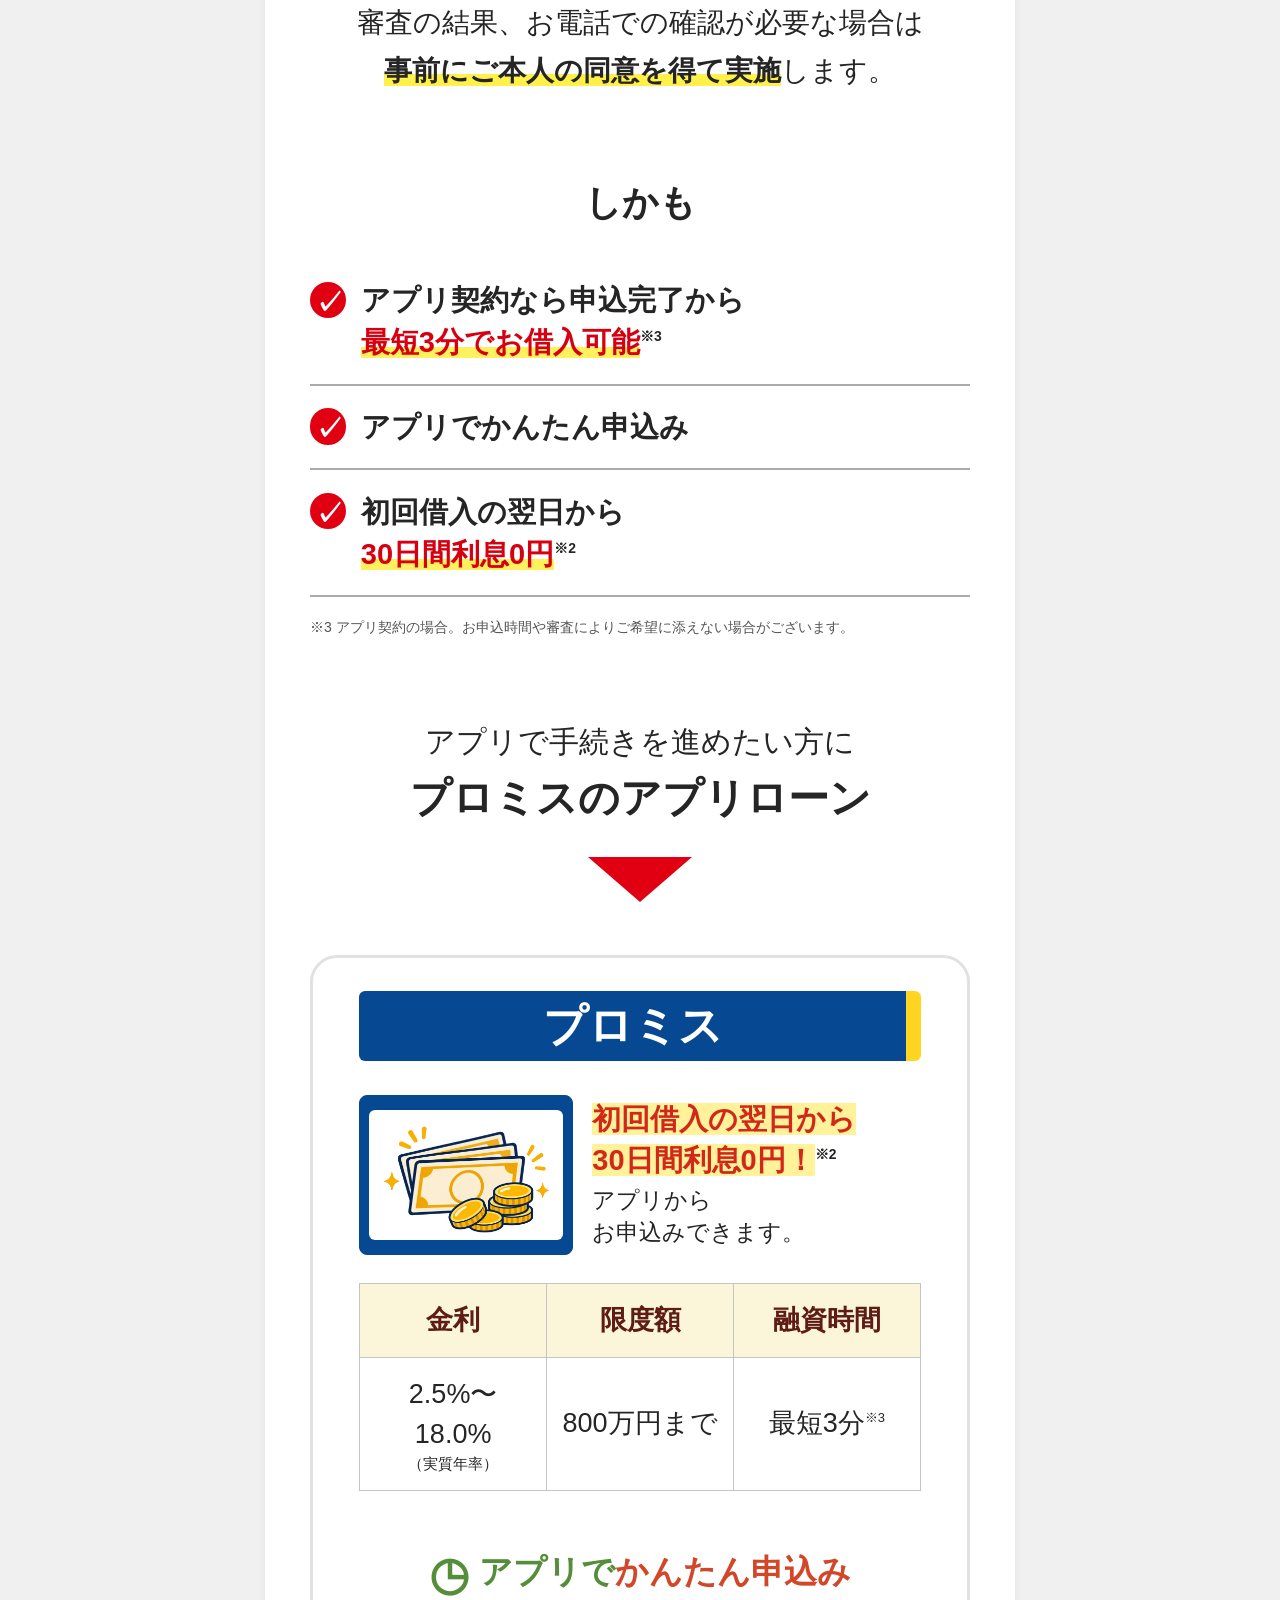
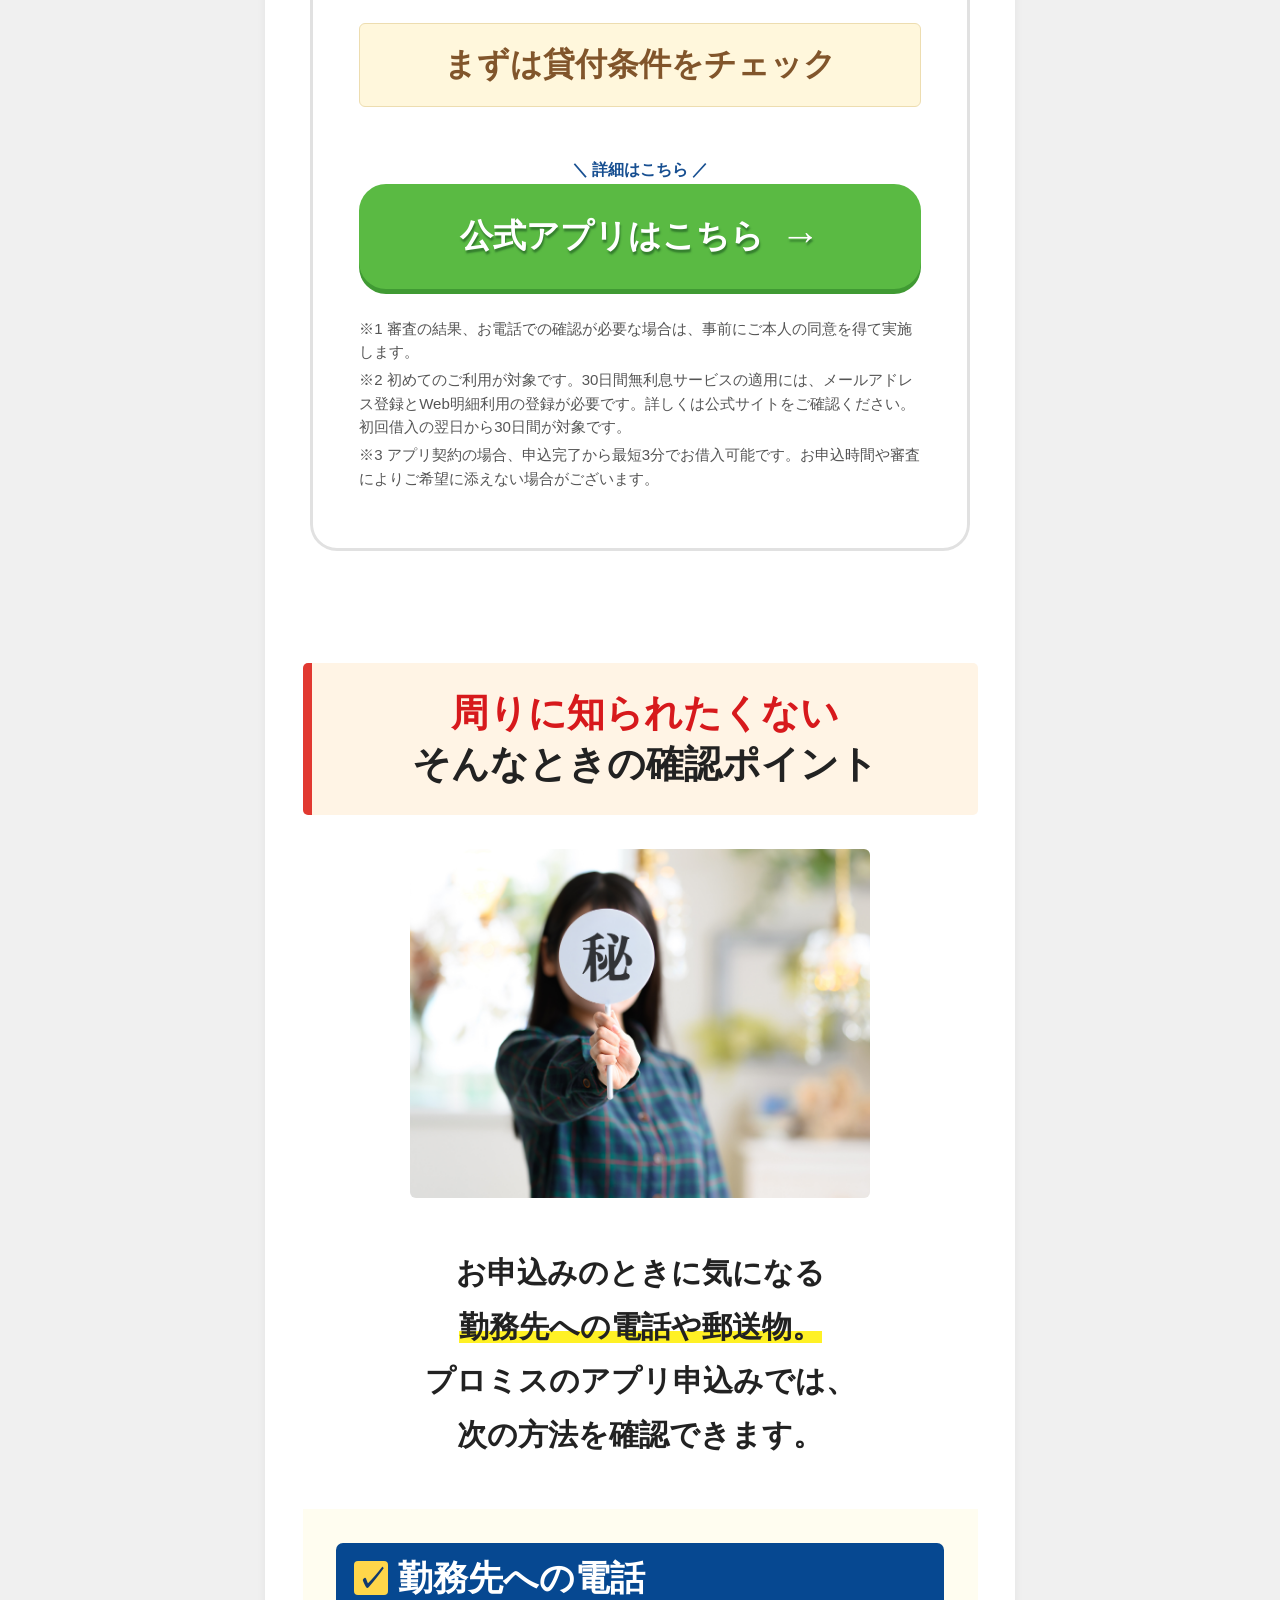
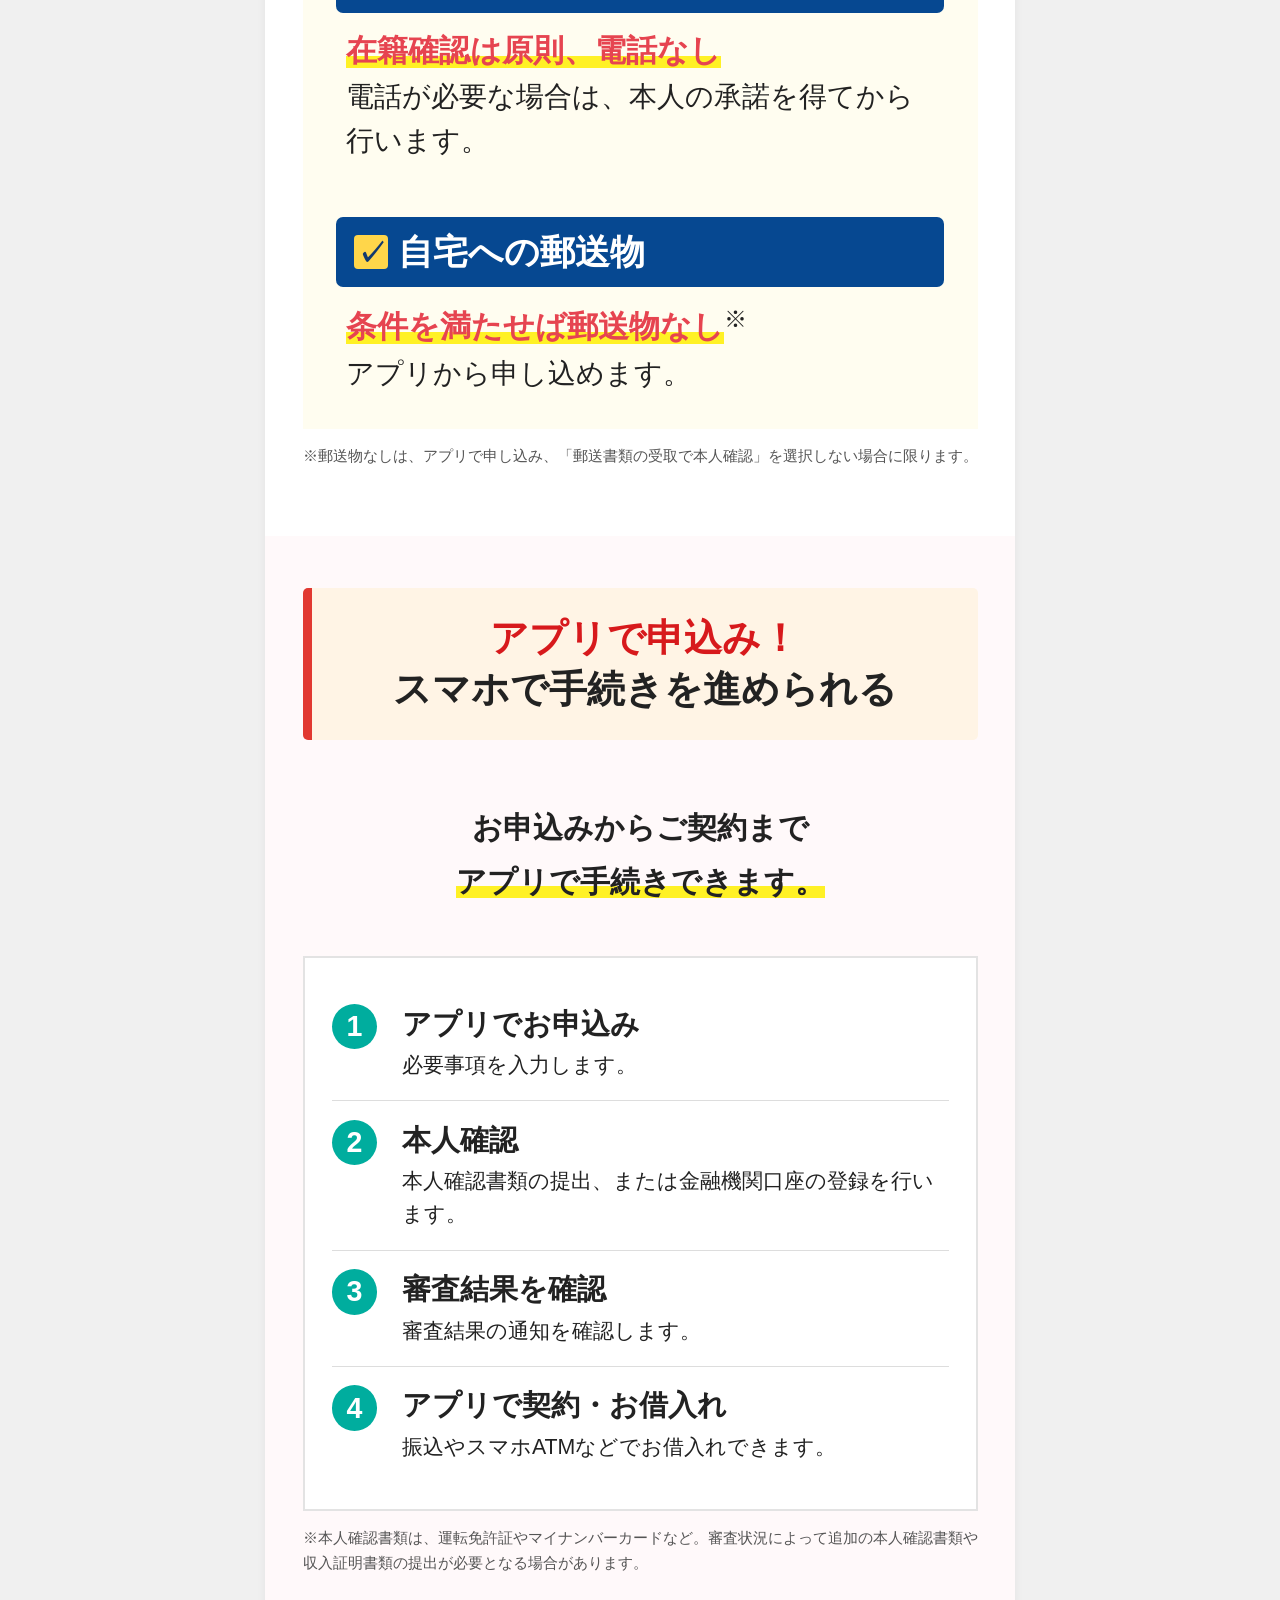
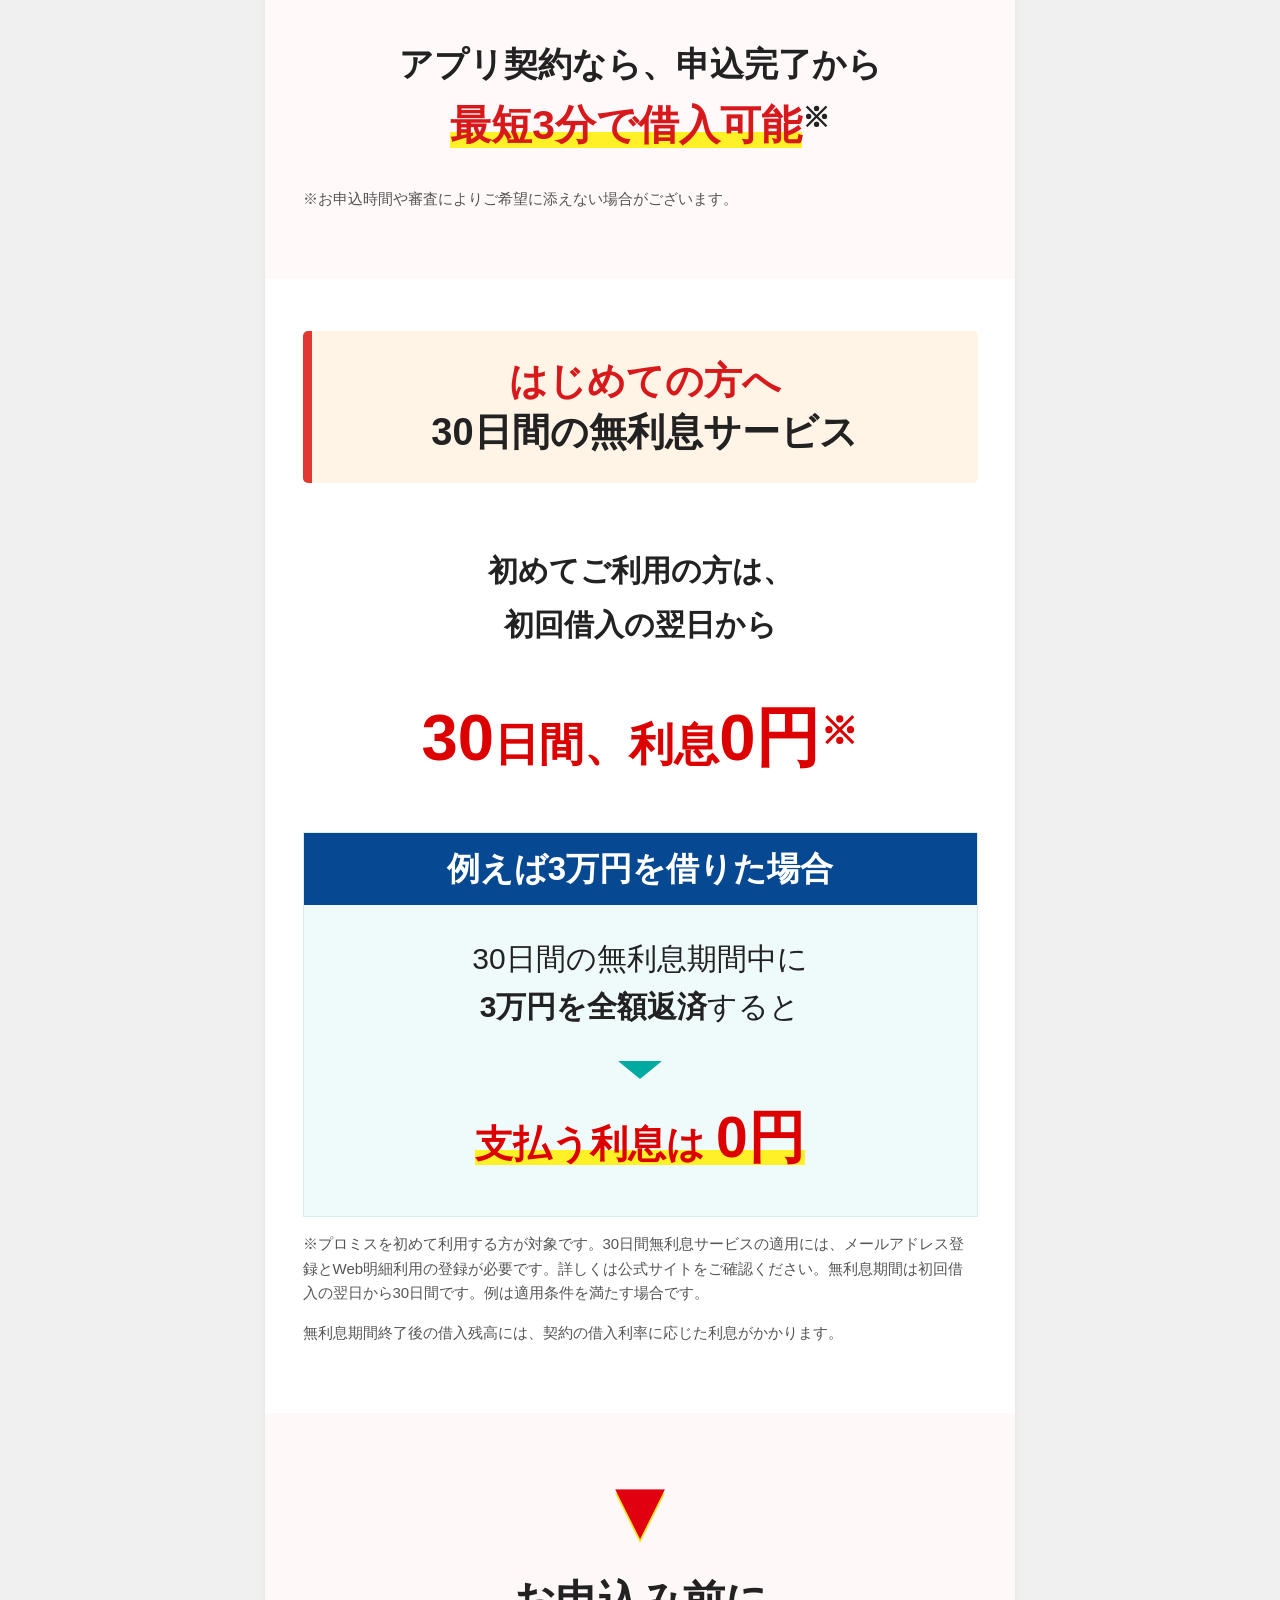
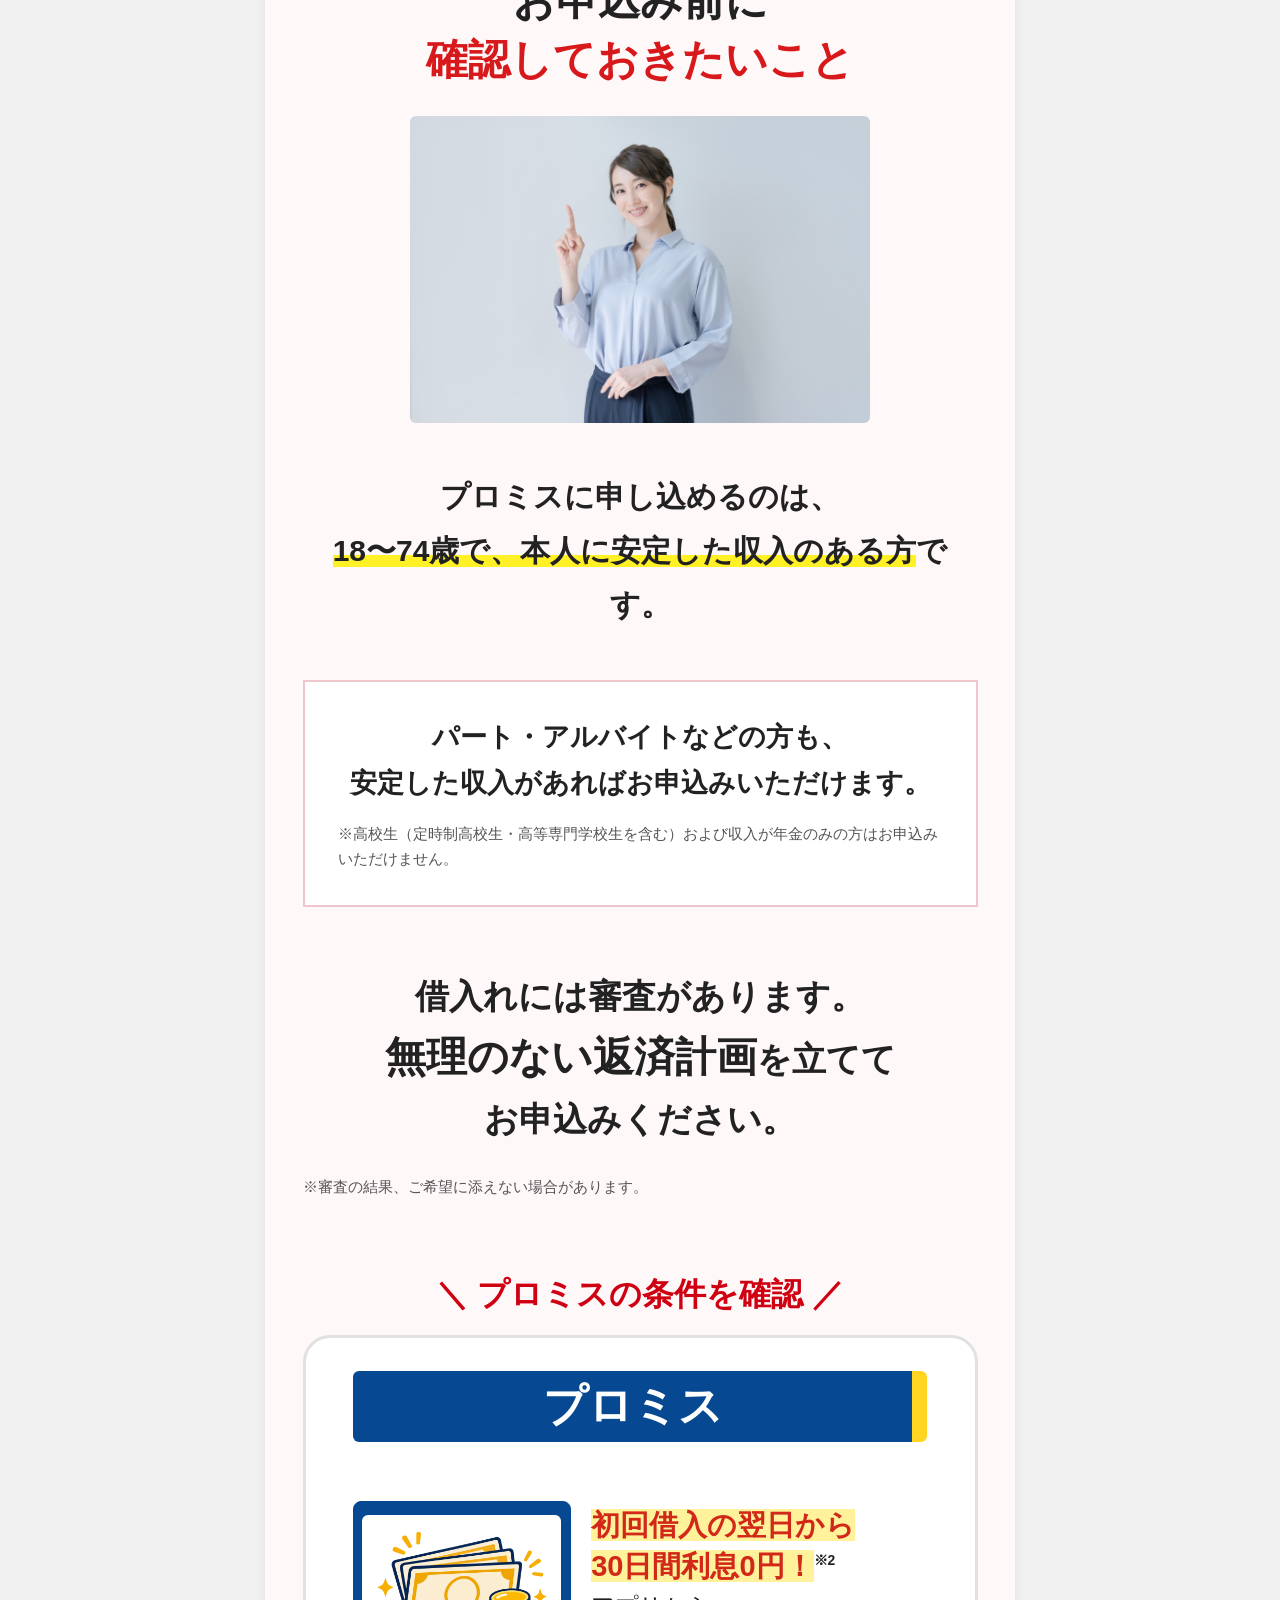
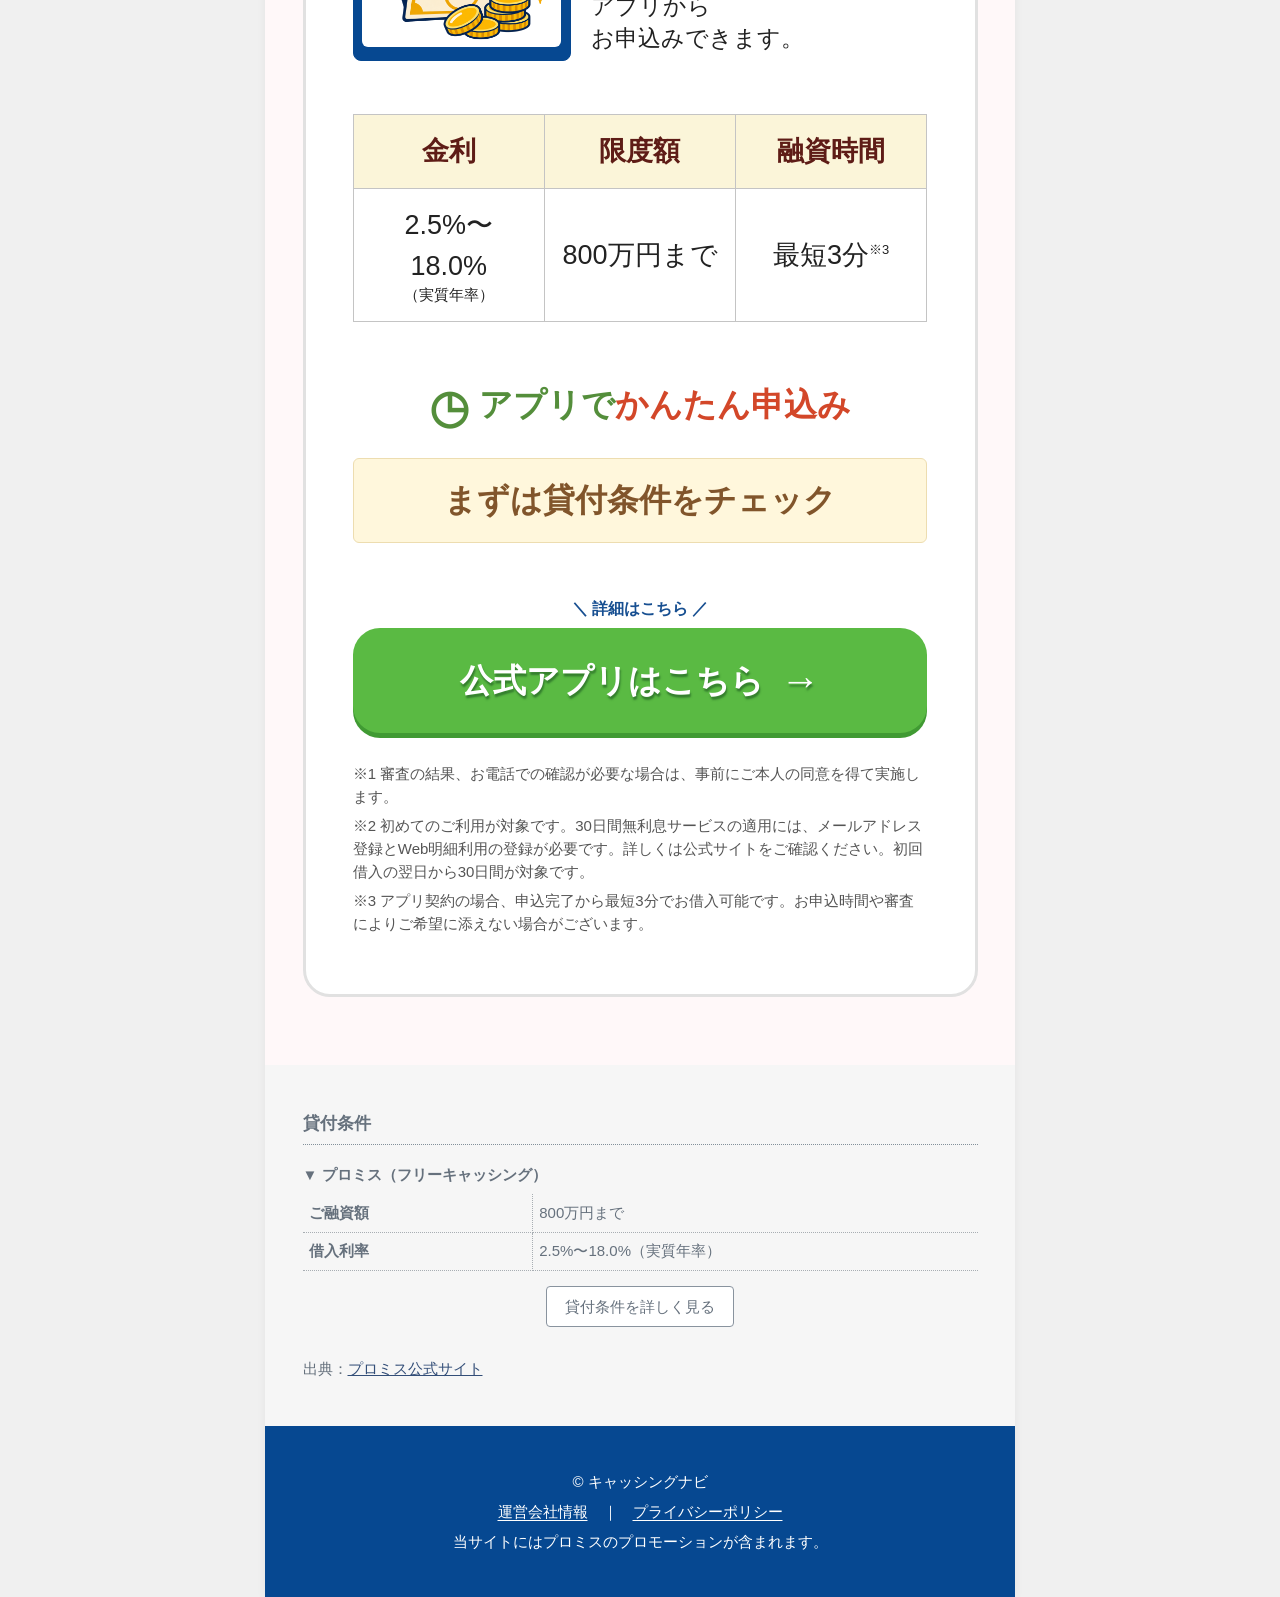
<file: variation.html>
<!doctype html>
<html lang="ja">
<head>
  <meta charset="utf-8">
  <meta name="viewport" content="width=device-width, initial-scale=1">
  <meta name="robots" content="noindex, nofollow">
  <meta name="description" content="プロミスアプリでのお申込み方法やカードローンの貸付条件をご紹介します。">
  <title>プロミスアプリ｜キャッシングナビ</title>
  <link rel="stylesheet" href="variation-styles.css">
  <link rel="stylesheet" href="variation-lower.css">
  <style>.cta-detail{margin:1em 0 .4em;text-align:center;color:#174f91;font-weight:700}</style>
</head>
<body>
  <main class="lp">
    <header class="lp-header">
      <span class="lp-header__brand">キャッシングナビ</span><span class="lp-header__cross">｜</span><span>プロミスアプリのご案内</span><span class="lp-header__pr">PR</span>
    </header>

    <section class="fv" aria-labelledby="fv-title">
      <div class="fv__content">
        <p class="fv__ribbon">アプリ契約なら <span>最短3分</span><br class="fv__break">で融資可能<sup>※</sup></p>
        <div class="fv__headline">
          <img class="fv__icons" src="variation-hero.png" width="2172" height="724" alt="">
          <h1 id="fv-title">急な出費に、<br><span>必要なだけ！</span></h1>
          <div class="fv__money"><img src="variation-fv-money.jpg" alt=""></div>
        </div>
        <div class="fv__features" aria-label="プロミスの特徴">
          <div class="fv__feature"><i aria-hidden="true">1</i><p><span>スマホから</span><br><strong>アプリで<br>かんたん申込</strong></p></div>
          <div class="fv__feature"><i aria-hidden="true">2</i><p><span>在籍確認の</span><br><strong>勤務先へ<br><em>原則<br>電話なし</em></strong><sup>※1</sup></p></div>
          <div class="fv__feature"><i aria-hidden="true">3</i><p><span>初回借入の<br>翌日から</span><br><strong>30日間<br><em>利息0円</em></strong><sup>※2</sup></p></div>
        </div>
      </div>
    </section>
    <figure class="fv-photo"><img src="variation-cw-atm.jpg" width="2000" height="1333" alt="ATMでカードを操作する手"></figure>
    <div class="top-notes">
      <p>※ アプリ契約の場合、申込完了から最短3分でお借入可能です。お申込時間や審査によりご希望に添えない場合がございます。</p>
      <p>※1 審査の結果、電話による確認が必要な場合は、事前にご本人の同意を得て実施します。</p>
      <p>※2 初めてのご利用が対象です。30日間無利息サービスの適用には、メールアドレス登録とWeb明細利用の登録が必要です。詳しくは公式サイトをご確認ください。</p>
    </div>

    <section class="intro" aria-labelledby="intro-heading">
      <div class="intro__opening">
        <p class="intro__small">急な支払いに備えたい</p>
        <p class="intro__wish">お申込みはアプリで</p>
        <p class="intro__worry">職場への連絡も<br>気になる方へ</p>
        <p class="intro__lead">選択肢のひとつとして、</p>
        <h2 id="intro-heading" class="intro__heading">アプリで申込できる<br><span>プロミス</span>をご紹介</h2>
      </div>
      <a class="campaign-banner" href="https://jass-net.com/link.php?i=pij0o32mmijh&amp;m=mihemy9uoxys" target="_blank" rel="sponsored noopener noreferrer" aria-label="プロミスアプリの詳細を見る。初回借入の翌日から30日間利息0円">
        <span class="campaign-banner__art"><img src="variation-money.png" alt=""></span>
        <span class="campaign-banner__copy">
          <span class="campaign-banner__small">はじめてのご利用なら<sup>※2</sup></span>
          <span class="campaign-banner__main"><span>初回借入の翌日から</span><br><strong>30日間 <em>利息0円</em></strong></span>
          <span class="campaign-banner__brand">アプリはこちら ›</span>
        </span>
      </a>
      <p class="cta-detail">＼ 詳細はこちら ／</p>
      <a class="button button--intro" href="https://jass-net.com/link.php?i=pij0o32mmijh&amp;m=mihemy9uoxys" target="_blank" rel="sponsored noopener noreferrer">公式アプリはこちら <span aria-hidden="true">→</span></a>
      <p class="section-note">※ 初めてのご利用が対象です。30日間無利息サービスの適用には、メールアドレス登録とWeb明細利用の登録が必要です。詳しくは公式サイトをご確認ください。初回借入の翌日から30日間が対象です。</p>

      <p class="intro__reason">プロミスなら、<br><strong class="marker">アプリから手続きが可能。</strong></p>
      <p class="intro__privacy">勤務先への在籍確認は<br><strong>原則、電話なし</strong><sup>※1</sup></p>
      <div class="phone-panel">
        <p class="phone-panel__label">在籍確認の勤務先連絡</p>
        <p class="phone-panel__claim"><strong>原則</strong> 電話なし<sup>※1</sup></p>
        <div class="phone-panel__icon" aria-hidden="true">☎</div>
      </div>
      <p class="intro__explain">審査の結果、お電話での確認が必要な場合は<br><strong class="marker">事前にご本人の同意を得て実施</strong>します。</p>
      <p class="intro__also">しかも</p>
      <ul class="benefits">
        <li><span>アプリ契約なら申込完了から<br><strong>最短3分でお借入可能</strong><sup>※3</sup></span></li>
        <li><span>アプリでかんたん申込み</span></li>
        <li><span>初回借入の翌日から<br><strong>30日間利息0円</strong><sup>※2</sup></span></li>
      </ul>
      <p class="section-note">※3 アプリ契約の場合。お申込時間や審査によりご希望に添えない場合がございます。</p>
      <p class="intro__conclusion">アプリで手続きを進めたい方に<br><strong>プロミスのアプリローン</strong></p>
      <div class="down-arrow" aria-hidden="true"></div>

      <article class="offer" id="product" aria-label="プロミスの貸付条件">
        <h3 class="offer__name">プロミス</h3>
        <div class="offer__summary">
          <div class="offer__illustration"><img src="variation-money.png" alt=""></div>
          <p class="offer__appeal"><mark>初回借入の翌日から<br>30日間利息0円！</mark><sup>※2</sup><br><span>アプリから<br>お申込みできます。</span></p>
        </div>
        <table class="offer__spec"><thead><tr><th scope="col">金利</th><th scope="col">限度額</th><th scope="col">融資時間</th></tr></thead><tbody><tr><td>2.5%〜<br>18.0%<small>（実質年率）</small></td><td>800万円まで</td><td>最短3分<sup>※3</sup></td></tr></tbody></table>
        <div class="offer__callout"><span aria-hidden="true">◷</span> アプリで<span>かんたん申込み</span></div>
        <p class="offer__bar">まずは貸付条件をチェック</p>
        <p class="cta-detail">＼ 詳細はこちら ／</p>
        <a class="button button--offer" href="https://jass-net.com/link.php?i=pij0o32mmijh&amp;m=mihemy9uoxys" target="_blank" rel="sponsored noopener noreferrer">公式アプリはこちら <span aria-hidden="true">→</span></a>
        <div class="offer__notes">
          <p>※1 審査の結果、お電話での確認が必要な場合は、事前にご本人の同意を得て実施します。</p>
          <p>※2 初めてのご利用が対象です。30日間無利息サービスの適用には、メールアドレス登録とWeb明細利用の登録が必要です。詳しくは公式サイトをご確認ください。初回借入の翌日から30日間が対象です。</p>
          <p>※3 アプリ契約の場合、申込完了から最短3分でお借入可能です。お申込時間や審査によりご希望に添えない場合がございます。</p>
        </div>
      </article>
    </section>

    <!-- 最初の商品カードの後に挿入する後半部分 -->
<section class="lower-section lower-privacy" aria-labelledby="lower-privacy-title">
  <h2 id="lower-privacy-title" class="lower-ribbon"><span><b>周りに知られたくない</b><br>そんなときの確認ポイント</span></h2>
  <figure class="lower-visual"><img src="variation-privacy-person.jpg" alt="「秘」の札を持つ女性" loading="lazy"></figure>
  <p class="lower-intro">お申込みのときに気になる<br><strong class="lower-marker">勤務先への電話や郵送物。</strong><br>プロミスのアプリ申込みでは、<br>次の方法を確認できます。</p>
  <div class="lower-points">
    <div class="lower-point">
      <h3><span aria-hidden="true">✓</span> 勤務先への電話</h3>
      <p><strong class="lower-marker">在籍確認は原則、電話なし</strong><br>電話が必要な場合は、本人の承諾を得てから行います。</p>
    </div>
    <div class="lower-point">
      <h3><span aria-hidden="true">✓</span> 自宅への郵送物</h3>
      <p><strong class="lower-marker">条件を満たせば郵送物なし</strong><sup>※</sup><br>アプリから申し込めます。</p>
    </div>
  </div>
  <p class="lower-note">※郵送物なしは、アプリで申し込み、「郵送書類の受取で本人確認」を選択しない場合に限ります。</p>
</section>

<section class="lower-section lower-web" aria-labelledby="lower-web-title">
  <h2 id="lower-web-title" class="lower-ribbon"><span><b>アプリで申込み！</b><br>スマホで手続きを進められる</span></h2>
  <p class="lower-intro">お申込みからご契約まで<br><strong class="lower-marker">アプリで手続きできます。</strong></p>
  <div class="lower-steps" aria-label="アプリ申込みの流れ">
    <div class="lower-step"><b>1</b><div><strong>アプリでお申込み</strong><p>必要事項を入力します。</p></div></div>
    <div class="lower-step"><b>2</b><div><strong>本人確認</strong><p>本人確認書類の提出、または金融機関口座の登録を行います。</p></div></div>
    <div class="lower-step"><b>3</b><div><strong>審査結果を確認</strong><p>審査結果の通知を確認します。</p></div></div>
    <div class="lower-step"><b>4</b><div><strong>アプリで契約・お借入れ</strong><p>振込やスマホATMなどでお借入れできます。</p></div></div>
  </div>
  <p class="lower-note">※本人確認書類は、運転免許証やマイナンバーカードなど。審査状況によって追加の本人確認書類や収入証明書類の提出が必要となる場合があります。</p>
  <p class="lower-big">アプリ契約なら、申込完了から<br><strong class="lower-red lower-marker">最短3分で借入可能</strong><sup>※</sup></p>
  <p class="lower-note">※お申込時間や審査によりご希望に添えない場合がございます。</p>
</section>

<section class="lower-section lower-interest" aria-labelledby="lower-interest-title">
  <h2 id="lower-interest-title" class="lower-ribbon"><span><b>はじめての方へ</b><br>30日間の無利息サービス</span></h2>
  <p class="lower-intro">初めてご利用の方は、<br>初回借入の翌日から</p>
  <p class="lower-interest__claim"><span>30</span>日間、利息<strong>0円</strong><sup>※</sup></p>
  <div class="lower-example">
    <h3>例えば3万円を借りた場合</h3>
    <p>30日間の無利息期間中に<br><strong>3万円を全額返済</strong>すると</p>
    <div class="lower-example__arrow" aria-hidden="true"></div>
    <p class="lower-example__result"><span class="lower-marker">支払う利息は <b>0円</b></span></p>
  </div>
  <p class="lower-note">※プロミスを初めて利用する方が対象です。30日間無利息サービスの適用には、メールアドレス登録とWeb明細利用の登録が必要です。詳しくは公式サイトをご確認ください。無利息期間は初回借入の翌日から30日間です。例は適用条件を満たす場合です。</p>
  <p class="lower-note">無利息期間終了後の借入残高には、契約の借入利率に応じた利息がかかります。</p>
</section>

<section class="lower-section lower-eligibility" aria-labelledby="lower-eligibility-title">
  <div class="lower-down" aria-hidden="true">▼</div>
  <h2 id="lower-eligibility-title" class="lower-eligibility__title">お申込み前に<br><span class="lower-red">確認しておきたいこと</span></h2>
  <figure class="lower-visual"><img src="variation-eligibility-person.jpg" alt="指を立てて案内する女性" loading="lazy"></figure>
  <p class="lower-intro">プロミスに申し込めるのは、<br><strong class="lower-marker">18〜74歳で、本人に安定した収入のある方</strong>です。</p>
  <div class="lower-eligibility__box">
    <p>パート・アルバイトなどの方も、<br>安定した収入があればお申込みいただけます。</p>
    <p class="lower-note">※高校生（定時制高校生・高等専門学校生を含む）および収入が年金のみの方はお申込みいただけません。</p>
  </div>
  <p class="lower-big">借入れには審査があります。<br><strong>無理のない返済計画</strong>を立てて<br>お申込みください。</p>
  <p class="lower-note">※審査の結果、ご希望に添えない場合があります。</p>
  <p class="lower-offer-lead">＼ プロミスの条件を確認 ／</p>
  <article class="offer" aria-label="プロミスの貸付条件">
        <h3 class="offer__name">プロミス</h3>
        <div class="offer__summary">
          <div class="offer__illustration"><img src="variation-money.png" alt=""></div>
          <p class="offer__appeal"><mark>初回借入の翌日から<br>30日間利息0円！</mark><sup>※2</sup><br><span>アプリから<br>お申込みできます。</span></p>
        </div>
        <table class="offer__spec"><thead><tr><th scope="col">金利</th><th scope="col">限度額</th><th scope="col">融資時間</th></tr></thead><tbody><tr><td>2.5%〜<br>18.0%<small>（実質年率）</small></td><td>800万円まで</td><td>最短3分<sup>※3</sup></td></tr></tbody></table>
        <div class="offer__callout"><span aria-hidden="true">◷</span> アプリで<span>かんたん申込み</span></div>
        <p class="offer__bar">まずは貸付条件をチェック</p>
        <p class="cta-detail">＼ 詳細はこちら ／</p>
        <a class="button button--offer" href="https://jass-net.com/link.php?i=pij0o32mmijh&amp;m=mihemy9uoxys" target="_blank" rel="sponsored noopener noreferrer">公式アプリはこちら <span aria-hidden="true">→</span></a>
        <div class="offer__notes">
          <p>※1 審査の結果、お電話での確認が必要な場合は、事前にご本人の同意を得て実施します。</p>
          <p>※2 初めてのご利用が対象です。30日間無利息サービスの適用には、メールアドレス登録とWeb明細利用の登録が必要です。詳しくは公式サイトをご確認ください。初回借入の翌日から30日間が対象です。</p>
          <p>※3 アプリ契約の場合、申込完了から最短3分でお借入可能です。お申込時間や審査によりご希望に添えない場合がございます。</p>
        </div>
      </article>
</section>

<section class="lower-terms" aria-labelledby="lower-terms-title">
  <h2 id="lower-terms-title">貸付条件</h2>
  <p class="lower-terms__name">▼ プロミス（フリーキャッシング）</p>
  <table>
    <tbody>
      <tr><th scope="row">ご融資額</th><td>800万円まで</td></tr>
      <tr><th scope="row">借入利率</th><td>2.5%〜18.0%（実質年率）</td></tr>
    </tbody>
  </table>
  <details>
    <summary><span class="lower-terms__open">貸付条件を詳しく見る</span><span class="lower-terms__close">閉じる</span></summary>
    <table>
      <tbody>
        <tr><th scope="row">お申込みいただける方</th><td>年齢18〜74歳のご本人に安定した収入のある方。高校生（定時制高校生・高等専門学校生を含む）および収入が年金のみの方はお申込みいただけません。</td></tr>
        <tr><th scope="row">返済方式</th><td>残高スライド元利定額返済方式</td></tr>
        <tr><th scope="row">返済期間・返済回数</th><td>最終借入後、原則最長6年9か月・1〜80回</td></tr>
        <tr><th scope="row">遅延利率</th><td>20.0%（実質年率）</td></tr>
        <tr><th scope="row">担保・連帯保証人</th><td>不要</td></tr>
      </tbody>
    </table>
    <p>商号：SMBCコンシューマーファイナンス株式会社<br>登録番号：関東財務局長（15）第00615号</p>
    <p>契約内容をよく確認し、無理のない返済計画を立てましょう。</p>
  </details>
  <p class="lower-terms__source">出典：<a href="https://cyber.promise.co.jp/contents/html/LP_O.html#product-details" target="_blank" rel="noopener noreferrer">プロミス公式サイト</a></p>
</section>

<footer class="lower-footer">
  <p>© キャッシングナビ</p>
  <p><a href="variation-operator.html">運営会社情報</a>　｜　<a href="https://www.jass-inc.com/%E3%83%97%E3%83%A9%E3%82%A4%E3%83%90%E3%82%B7%E3%83%BC%E3%83%9D%E3%83%AA%E3%82%B7%E3%83%BC" target="_blank" rel="noopener noreferrer">プライバシーポリシー</a></p>
  <p>当サイトにはプロミスのプロモーションが含まれます。</p>
</footer>

  </main>
</body>
</html>
</file>
<file: saved-styles.css>
@charset "UTF-8";
:root{color-scheme:light;--red:#e00012;--deep-red:#b9000e;--blue:#285f96;--green:#58b83c;--ink:#252525}
*{box-sizing:border-box}
html{scroll-behavior:smooth}
body{margin:0;background:#f0f0f0;color:var(--ink);font-family:Meiryo,"Hiragino Kaku Gothic ProN","Yu Gothic",sans-serif;line-height:1.65;-webkit-text-size-adjust:100%}
.lp{width:min(100%,750px);margin:auto;background:#fff;overflow:hidden;box-shadow:0 0 10px #0000000d}
.lp-header{display:flex;align-items:center;justify-content:center;gap:.35em;position:relative;min-height:55px;padding:8px 45px 8px 12px;font-size:clamp(15px,3.6vw,26px);font-weight:900;line-height:1.2;white-space:nowrap}
.lp-header__brand{color:#165488;font-size:1.15em}.lp-header__cross{font-size:.8em;font-weight:400}
.lp-header__pr{position:absolute;right:3%;border:1px solid #999;color:#777;font-size:12px;padding:1px 4px;font-weight:400}
.fv{position:relative;isolation:isolate;overflow:hidden;background:repeating-conic-gradient(from 1deg at 50% 46%,#e00015 0deg 8deg,#c80011 8deg 15deg);padding:2.5% 3% 4%;text-align:center}
.fv::after{position:absolute;z-index:-1;inset:0;content:"";background:radial-gradient(circle at 50% 46%,transparent 25%,#f2444a33 82%),repeating-linear-gradient(25deg,transparent 0 70px,#ffffff22 71px 73px,transparent 74px 132px)}
.fv__icons{position:absolute;z-index:-1;width:100%;height:auto;left:0;top:3%;pointer-events:none}
.fv__content{position:relative}.fv__ribbon{display:inline-block;margin:0;background:#ffda24;clip-path:polygon(0 0,100% 0,94% 50%,100% 100%,0 100%,6% 50%);padding:.03em .85em;min-width:54%;color:#292929;font-weight:1000;font-size:clamp(28px,7.3vw,55px);line-height:1.18;text-shadow:2px 2px #fff,-2px -2px #fff,2px -2px #fff,-2px 2px #fff}
.fv__ribbon span{font-size:1.5em;line-height:.9}.fv__ribbon sup{font-size:.3em;text-shadow:none}
.fv h1{margin:2% auto 3%;max-width:75%;color:#ffcc00;font-size:clamp(45px,11.5vw,86px);letter-spacing:-.04em;font-weight:1000;line-height:1.12;paint-order:stroke fill;-webkit-text-stroke:3px #202020;text-shadow:4px 4px 0 #fff,-4px -4px 0 #fff,4px -4px 0 #fff,-4px 4px 0 #fff,0 6px 0 #aa000d}
.fv h1 span{font-size:1em;-webkit-text-stroke:1px #202020;text-shadow:3px 3px 0 #fff,-3px -3px 0 #fff,3px -3px 0 #fff,-3px 3px 0 #fff,0 5px 0 #aa000d}
.fv__features{display:grid;grid-template-columns:repeat(3,minmax(0,1fr));gap:2.3%;position:relative}
.fv__feature{display:flex;align-items:center;justify-content:center;gap:3%;min-height:clamp(105px,23vw,165px);background:#fff;border:3px solid #f77f24;border-radius:13px;padding:5px 2px;color:#222;line-height:1.15;font-weight:900}
.fv__feature i{flex:0 0 auto;display:grid;place-items:center;background:#48c853;color:#fff;border-radius:50%;width:clamp(18px,3.8vw,29px);height:clamp(18px,3.8vw,29px);font-size:clamp(15px,3vw,23px);font-style:normal}
.fv__feature p{margin:0;font-size:clamp(12px,2.7vw,20px)}.fv__feature strong{font-size:1.12em}.fv__feature span{font-size:.88em}.fv__feature em{font-style:normal;color:#e40013;box-shadow:inset 0 -.35em #fff165}.fv__feature sup{font-size:.6em}
.top-notes,.section-note{color:#555;font-size:clamp(11px,2.1vw,14px);line-height:1.55;text-align:left}.top-notes{padding:2.5% 5%}.top-notes p{margin:.3em 0}
.intro{padding:6% 6% 8%;text-align:center;background:#fff}
.intro p{margin:0}.intro__small{font-size:clamp(20px,4.5vw,34px);font-weight:800}
.intro__wish{font-size:clamp(26px,6vw,44px);font-weight:1000;margin:2% 0!important}.intro__worry{font-size:clamp(24px,5.5vw,41px);line-height:1.3;font-weight:1000;color:#e00012;text-decoration:underline;text-decoration-color:#fff06a;text-decoration-thickness:.28em;text-underline-offset:-.12em;text-decoration-skip-ink:none}
.intro__lead{margin:9% 0 2%!important;font-size:clamp(19px,4vw,30px)}.intro__heading{margin:0 0 5%;font-size:clamp(27px,5.7vw,42px);line-height:1.45}.intro__heading span{font-size:1.65em;color:var(--red)}
.campaign-banner{display:block;position:relative;overflow:hidden;margin:0 auto 4%;padding:5% 4% 0;width:100%;color:#fff;background:repeating-linear-gradient(135deg,#d00011 0 16px,#e70b1c 16px 32px);border:2px solid #c60012;line-height:1.15;font-weight:900;text-decoration:none}
.campaign-banner:focus-visible{outline:3px solid #174f91;outline-offset:4px}
.campaign-banner__small{display:inline-block;color:#222;background:#fff04c;font-size:clamp(15px,3.5vw,25px);padding:.2em .6em}.campaign-banner__main{padding:2% 0 4%;font-size:clamp(17px,4.1vw,30px)}.campaign-banner__main strong{font-size:1.5em}.campaign-banner__main em{font-size:1.2em;font-style:normal;color:#ffe324}.campaign-banner__brand{margin:0 -4%;padding:1% 4%;background:#fff;color:#c70013;font-size:clamp(13px,3vw,21px);display:flex;align-items:center;justify-content:space-between}.campaign-banner__brand span{background:#d80015;color:#fff;border-radius:20px;padding:.25em .8em;font-size:.65em}
.button{display:flex;justify-content:center;align-items:center;width:100%;min-height:clamp(64px,14vw,105px);border-radius:clamp(14px,3vw,27px);background:#5aba43;box-shadow:0 5px 0 #409a33;color:#fff;text-decoration:none;text-shadow:1px 3px 2px #337d2d;font-size:clamp(21px,4.9vw,36px);font-weight:900;line-height:1.2;transition:filter .15s,transform .15s}
.button:hover{filter:brightness(.94)}.button:active{transform:translateY(3px);box-shadow:0 2px 0 #409a33}.button:focus-visible{outline:3px solid #174f91;outline-offset:4px}
.section-note{margin:3% 0 0!important}.intro__reason{font-size:clamp(20px,4.3vw,32px);margin:13% 0 8%!important}.marker{font-weight:900;background:linear-gradient(transparent 60%,#fff04a 60%)}
.intro__privacy{font-size:clamp(22px,5vw,37px);font-weight:900;line-height:1.5}.intro__privacy strong{color:var(--red);font-size:1.3em}.intro__privacy sup,.phone-panel sup,.benefits sup,.offer sup{font-size:.48em;vertical-align:super;line-height:0}
.phone-panel{margin:6% 0 5%;padding:4% 4% 8%;background:#fffdf0}.phone-panel__label{background:#ff8511;color:#fff;font-size:clamp(20px,4.5vw,34px);font-weight:900;border-radius:8px;padding:.3em}.phone-panel__claim{font-size:clamp(27px,6vw,46px);font-weight:900;line-height:1.3;margin:5% 0!important}.phone-panel__claim strong{font-size:1.4em;color:var(--red);background:linear-gradient(transparent 67%,#ffed39 67%)}
.phone-panel__icon{margin:auto;display:grid;place-items:center;width:clamp(120px,28vw,195px);aspect-ratio:1;border:clamp(8px,2vw,14px) solid #e00012;border-radius:50%;background:#f8e1e1;color:#222;font-size:clamp(60px,13vw,100px);line-height:1}
.intro__explain{font-size:clamp(18px,3.9vw,28px);line-height:1.7}.intro__also{margin:12% 0 4%!important;font-size:clamp(23px,5vw,36px);font-weight:900}
.benefits{list-style:none;padding:0;margin:0;text-align:left;font-size:clamp(18px,3.8vw,29px);font-weight:900;line-height:1.45}.benefits li{display:flex;align-items:flex-start;gap:.5em;padding:.7em 0;border-bottom:2px solid #aaa}.benefits li::before{content:"✓";display:grid;place-items:center;flex:0 0 1.25em;height:1.25em;margin-top:.08em;border-radius:50%;background:#e00012;color:#fff}.benefits strong{color:#d60010;background:linear-gradient(transparent 65%,#fff05d 65%)}
.intro__conclusion{margin:12% 0 4%!important;font-size:clamp(20px,4.2vw,30px);line-height:1.6}.intro__conclusion strong{font-size:1.35em}.down-arrow{width:0;height:0;margin:0 auto 8%;border-left:clamp(30px,7vw,52px) solid transparent;border-right:clamp(30px,7vw,52px) solid transparent;border-top:clamp(25px,6vw,45px) solid #e00012}
.offer{border:3px solid #e1e1e1;border-radius:27px;padding:5% 7% 8%;background:#fff;scroll-margin-top:10px}
.offer__name{color:#2f6796;width:max-content;margin:0 auto 6%;font-size:clamp(34px,8vw,58px);font-weight:900;line-height:1.1;text-decoration:underline;text-underline-offset:.12em;text-decoration-thickness:3px}
.offer__summary{display:grid;grid-template-columns:38% 1fr;gap:3.5%;align-items:center;text-align:left;margin-bottom:5%}
.offer-banner{display:flex;flex-direction:column;justify-content:center;min-height:clamp(105px,24vw,160px);padding:4%;background:repeating-linear-gradient(135deg,#c80011 0 12px,#eb1224 12px 24px);border:1px solid #bc0010;color:#fff;text-align:center;font-weight:900;line-height:1.05}.offer-banner span{font-size:clamp(10px,2.5vw,18px)}.offer-banner strong{font-size:clamp(17px,4vw,29px)}.offer-banner em{color:#ffef2d;font-size:1.5em;font-style:normal}.offer-banner small{font-size:clamp(9px,1.9vw,13px);margin-top:3px}
.offer__appeal{font-size:clamp(16px,3.9vw,29px);font-weight:900;line-height:1.4}.offer__appeal mark{background:#fff29a;color:#d22819;box-decoration-break:clone;-webkit-box-decoration-break:clone}.offer__appeal span{display:inline-block;font-size:.78em;font-weight:500;margin-top:.2em}
.offer__spec{border-collapse:collapse;table-layout:fixed;width:100%;font-size:clamp(15px,3.6vw,27px);line-height:1.5}.offer__spec th,.offer__spec td{border:1px solid #c4c4c4;padding:.6em .1em;text-align:center}.offer__spec th{background:#fbf5d9;color:#5e1c16;font-weight:900}.offer__spec td{height:4em}.offer__spec small{display:block;font-size:max(11px,.55em);line-height:1.25}
.offer__callout{margin:8% 0 2%;font-size:clamp(18px,4.5vw,33px);font-weight:900;color:#548e3b}.offer__callout>span:first-child{font-size:1.4em;vertical-align:middle}.offer__callout span:last-child{color:#d34729}
.offer__bar{margin:0 0 9%!important;background:#2e2e2e;border-radius:6px;padding:.45em .2em;color:#f5e443;font-size:clamp(18px,4.4vw,32px);font-weight:900}.button--offer{margin:0 0 5%}
.offer__notes{font-size:clamp(12px,2.2vw,15px);color:#555;line-height:1.55;text-align:left}.offer__notes p{margin:.35em 0}
@media(max-width:390px){.lp-header{min-height:44px;padding-right:32px;font-size:14px}.lp-header__pr{font-size:10px}.fv{padding-left:2%;padding-right:2%}.fv__ribbon{font-size:26px}.fv h1{font-size:clamp(42px,12vw,46px);-webkit-text-stroke:2px #222}.fv__feature{gap:1%;min-height:105px;border-width:2px}.fv__feature p{font-size:12px}.fv__feature i{width:17px;height:17px;font-size:14px}.offer{padding-left:5%;padding-right:5%}.offer__appeal{font-size:15px}.offer__spec{font-size:13px}}
@media(prefers-reduced-motion:reduce){html{scroll-behavior:auto}.button{transition:none}}
</file>
<file: saved-lower.css>
@charset "UTF-8";

/* Reference-inspired lower article. All selectors are scoped to lower-* components. */
.lower-section{padding:7% 5% 9%;text-align:center;background:#fff;color:#222;line-height:1.7}
.lower-ribbon{position:relative;display:flex;align-items:center;justify-content:center;min-height:90px;margin:0 0 9%;padding:.65em 10%;overflow:hidden;background:#fff8f8;font-size:clamp(21px,5.2vw,38px);font-weight:900;line-height:1.35}
.lower-ribbon::before,.lower-ribbon::after{position:absolute;top:0;bottom:0;width:12%;content:"";background:#d91c28}
.lower-ribbon::before{left:0;clip-path:polygon(0 0,100% 0,55% 50%,100% 100%,0 100%)}
.lower-ribbon::after{right:0;clip-path:polygon(0 0,100% 0,100% 100%,0 100%,45% 50%)}
.lower-ribbon span{position:relative;z-index:1}
.lower-ribbon b,.lower-red{color:#d7191c}
.lower-intro{margin:7% 0;font-size:clamp(17px,4.3vw,30px);line-height:1.8;font-weight:600}
.lower-marker{background:linear-gradient(transparent 65%,#fff125 65%);box-decoration-break:clone;-webkit-box-decoration-break:clone}
.lower-points{padding:5%;background:#fffdf0;text-align:left}
.lower-point+.lower-point{margin-top:9%}
.lower-point h3{margin:0;background:#00ad9e;color:white;border-radius:7px;padding:.35em .5em;font-size:clamp(19px,4.8vw,35px);line-height:1.3;font-weight:900}
.lower-point h3 span{display:inline-grid;width:1.15em;height:1.15em;place-items:center;border-radius:4px;background:#008e83;font-size:.85em}
.lower-point p{margin:.5em .35em 0;font-size:clamp(16px,4vw,28px);line-height:1.55}
.lower-point p strong{color:#e64450;font-size:1.12em}
.lower-note{text-align:left;margin:1em auto 0;color:#555;font-size:clamp(12px,2.45vw,15px);line-height:1.65;font-weight:400}
.lower-web{background:#fff9fa}
.lower-steps{margin:0 auto;padding:4%;background:white;border:2px solid #e3e3e3;text-align:left}
.lower-step{display:flex;gap:4%;align-items:flex-start;padding:.7em 0;font-size:clamp(15px,3.7vw,26px);line-height:1.45}
.lower-step+.lower-step{border-top:1px solid #ddd}
.lower-step b{display:grid;place-items:center;flex:0 0 1.6em;width:1.6em;height:1.6em;background:#00ad9e;border-radius:50%;color:white;font-size:1.1em;line-height:1}
.lower-step strong{font-size:1.1em}
.lower-step p{margin:.2em 0 0;font-size:.82em;line-height:1.55}
.lower-big{margin:9% 0 4%;font-size:clamp(19px,4.7vw,34px);font-weight:700;line-height:1.65}
.lower-big strong{font-size:1.2em}
.lower-interest{background:#fff}
.lower-interest__claim{margin:3% 0 8%;font-size:clamp(24px,6vw,45px);font-weight:900;color:#d00;line-height:1.2}
.lower-interest__claim span,.lower-interest__claim strong{font-size:1.45em}
.lower-example{background:#effbfb;border:1px solid #d6eeee}
.lower-example h3{margin:0;padding:.4em;background:#00aaa0;color:#fff;font-size:clamp(18px,4.5vw,33px);line-height:1.4}
.lower-example p{margin:0;padding:1em .5em;font-size:clamp(17px,4.3vw,30px);line-height:1.6}
.lower-example__arrow{width:0;height:0;margin:auto;border-left:22px solid transparent;border-right:22px solid transparent;border-top:18px solid #00aaa0}
.lower-example .lower-example__result{padding:.5em .3em 1em;color:#d00;font-size:clamp(22px,5.2vw,38px);font-weight:900;line-height:1.4}
.lower-example__result b{font-size:1.5em}
.lower-eligibility{background:#fff8f9}
.lower-down{font-size:clamp(45px,12vw,85px);line-height:1;color:#e00010;text-shadow:0 4px 0 #ffe129}
.lower-eligibility__title{margin:.5em 0;font-size:clamp(24px,5.7vw,42px);line-height:1.4;font-weight:900}
.lower-eligibility__box{background:#fff;padding:5%;border:2px solid #edc7cb;font-size:clamp(16px,4vw,27px);font-weight:700}
.lower-eligibility__box p:first-child{margin:0}
.lower-offer-lead{margin:10% 0 2%;color:#cf0011;font-size:clamp(19px,4.5vw,32px);font-weight:900}
.lower-terms{padding:6% 5%;background:#f6f6f6;text-align:left;color:#66717d;font-size:clamp(12px,2.4vw,15px);line-height:1.6}
.lower-terms h2{margin:0 0 1em;padding-bottom:.4em;border-bottom:1px dotted #83909a;font-size:1.15em}
.lower-terms__name{margin:0 0 .5em;font-weight:700}
.lower-terms table{width:100%;border-collapse:collapse;table-layout:fixed}
.lower-terms th,.lower-terms td{padding:.45em;vertical-align:top;border-bottom:1px dotted #a8aeb3;overflow-wrap:anywhere}
.lower-terms th{width:34%;border-right:1px dotted #a8aeb3;text-align:left}
.lower-terms summary{width:max-content;max-width:100%;margin:1em auto;padding:.5em 1.2em;background:white;border:1px solid #89939e;border-radius:4px;cursor:pointer;text-align:center;list-style:none}
.lower-terms summary::-webkit-details-marker{display:none}
.lower-terms summary:focus-visible{outline:3px solid #073c84;outline-offset:3px}
.lower-terms__close{display:none}
.lower-terms details[open] .lower-terms__open{display:none}
.lower-terms details[open] .lower-terms__close{display:inline}
.lower-terms__source{margin:1em 0 0}
.lower-terms a{color:#334e78}
.lower-footer{padding:5%;background:linear-gradient(#d91c28,#a90010);color:white;text-align:center;font-size:clamp(12px,2.5vw,15px);line-height:1.6}
.lower-footer p{margin:.4em 0}
</file>
<file: variation-styles.css>
@charset "UTF-8";
:root{color-scheme:light;--red:#e00012;--deep-red:#b9000e;--blue:#285f96;--green:#58b83c;--ink:#252525}
*{box-sizing:border-box}
html{scroll-behavior:smooth}
body{margin:0;background:#f0f0f0;color:var(--ink);font-family:Meiryo,"Hiragino Kaku Gothic ProN","Yu Gothic",sans-serif;line-height:1.65;-webkit-text-size-adjust:100%}
.lp{width:min(100%,750px);margin:auto;background:#fff;overflow:hidden;box-shadow:0 0 10px #0000000d}
.lp-header{display:flex;align-items:center;justify-content:center;gap:.35em;position:relative;min-height:55px;padding:8px 45px 8px 12px;font-size:clamp(15px,3.6vw,26px);font-weight:900;line-height:1.2;white-space:nowrap}
.lp-header__brand{color:#165488;font-size:1.15em}.lp-header__cross{font-size:.8em;font-weight:400}
.lp-header__pr{position:absolute;right:3%;border:1px solid #999;color:#777;font-size:12px;padding:1px 4px;font-weight:400}
.fv{position:relative;isolation:isolate;overflow:hidden;background:repeating-conic-gradient(from 1deg at 50% 46%,#e00015 0deg 8deg,#c80011 8deg 15deg);padding:2.5% 3% 4%;text-align:center}
.fv::after{position:absolute;z-index:-1;inset:0;content:"";background:radial-gradient(circle at 50% 46%,transparent 25%,#f2444a33 82%),repeating-linear-gradient(25deg,transparent 0 70px,#ffffff22 71px 73px,transparent 74px 132px)}
.fv__icons{position:absolute;z-index:-1;width:100%;height:auto;left:0;top:3%;pointer-events:none}
.fv__content{position:relative}.fv__ribbon{display:inline-block;margin:0;background:#ffda24;clip-path:polygon(0 0,100% 0,94% 50%,100% 100%,0 100%,6% 50%);padding:.03em .85em;min-width:54%;color:#292929;font-weight:1000;font-size:clamp(28px,7.3vw,55px);line-height:1.18;text-shadow:2px 2px #fff,-2px -2px #fff,2px -2px #fff,-2px 2px #fff}
.fv__ribbon span{font-size:1.5em;line-height:.9}.fv__ribbon sup{font-size:.3em;text-shadow:none}
.fv h1{margin:2% auto 3%;max-width:75%;color:#ffcc00;font-size:clamp(45px,11.5vw,86px);letter-spacing:-.04em;font-weight:1000;line-height:1.12;paint-order:stroke fill;-webkit-text-stroke:3px #202020;text-shadow:4px 4px 0 #fff,-4px -4px 0 #fff,4px -4px 0 #fff,-4px 4px 0 #fff,0 6px 0 #aa000d}
.fv h1 span{font-size:1em;-webkit-text-stroke:1px #202020;text-shadow:3px 3px 0 #fff,-3px -3px 0 #fff,3px -3px 0 #fff,-3px 3px 0 #fff,0 5px 0 #aa000d}
.fv__features{display:grid;grid-template-columns:repeat(3,minmax(0,1fr));gap:2.3%;position:relative}
.fv__feature{display:flex;align-items:center;justify-content:center;gap:3%;min-height:clamp(105px,23vw,165px);background:#fff;border:3px solid #f77f24;border-radius:13px;padding:5px 2px;color:#222;line-height:1.15;font-weight:900}
.fv__feature i{flex:0 0 auto;display:grid;place-items:center;background:#48c853;color:#fff;border-radius:50%;width:clamp(18px,3.8vw,29px);height:clamp(18px,3.8vw,29px);font-size:clamp(15px,3vw,23px);font-style:normal}
.fv__feature p{margin:0;font-size:clamp(12px,2.7vw,20px)}.fv__feature strong{font-size:1.12em}.fv__feature span{font-size:.88em}.fv__feature em{font-style:normal;color:#e40013;box-shadow:inset 0 -.35em #fff165}.fv__feature sup{font-size:.6em}
.top-notes,.section-note{color:#555;font-size:clamp(11px,2.1vw,14px);line-height:1.55;text-align:left}.top-notes{padding:2.5% 5%}.top-notes p{margin:.3em 0}
.intro{padding:6% 6% 8%;text-align:center;background:#fff}
.intro p{margin:0}.intro__small{font-size:clamp(20px,4.5vw,34px);font-weight:800}
.intro__wish{font-size:clamp(26px,6vw,44px);font-weight:1000;margin:2% 0!important}.intro__worry{font-size:clamp(24px,5.5vw,41px);line-height:1.3;font-weight:1000;color:#e00012;text-decoration:underline;text-decoration-color:#fff06a;text-decoration-thickness:.28em;text-underline-offset:-.12em;text-decoration-skip-ink:none}
.intro__lead{margin:9% 0 2%!important;font-size:clamp(19px,4vw,30px)}.intro__heading{margin:0 0 5%;font-size:clamp(27px,5.7vw,42px);line-height:1.45}.intro__heading span{font-size:1.65em;color:var(--red)}
.campaign-banner{display:block;position:relative;overflow:hidden;margin:0 auto 4%;padding:5% 4% 0;width:100%;color:#fff;background:repeating-linear-gradient(135deg,#d00011 0 16px,#e70b1c 16px 32px);border:2px solid #c60012;line-height:1.15;font-weight:900;text-decoration:none}
.campaign-banner:focus-visible{outline:3px solid #174f91;outline-offset:4px}
.campaign-banner__small{display:inline-block;color:#222;background:#fff04c;font-size:clamp(15px,3.5vw,25px);padding:.2em .6em}.campaign-banner__main{padding:2% 0 4%;font-size:clamp(17px,4.1vw,30px)}.campaign-banner__main strong{font-size:1.5em}.campaign-banner__main em{font-size:1.2em;font-style:normal;color:#ffe324}.campaign-banner__brand{margin:0 -4%;padding:1% 4%;background:#fff;color:#c70013;font-size:clamp(13px,3vw,21px);display:flex;align-items:center;justify-content:space-between}.campaign-banner__brand span{background:#d80015;color:#fff;border-radius:20px;padding:.25em .8em;font-size:.65em}
.button{display:flex;justify-content:center;align-items:center;width:100%;min-height:clamp(64px,14vw,105px);border-radius:clamp(14px,3vw,27px);background:#5aba43;box-shadow:0 5px 0 #409a33;color:#fff;text-decoration:none;text-shadow:1px 3px 2px #337d2d;font-size:clamp(21px,4.9vw,36px);font-weight:900;line-height:1.2;transition:filter .15s,transform .15s}
.button:hover{filter:brightness(.94)}.button:active{transform:translateY(3px);box-shadow:0 2px 0 #409a33}.button:focus-visible{outline:3px solid #174f91;outline-offset:4px}
.section-note{margin:3% 0 0!important}.intro__reason{font-size:clamp(20px,4.3vw,32px);margin:13% 0 8%!important}.marker{font-weight:900;background:linear-gradient(transparent 60%,#fff04a 60%)}
.intro__privacy{font-size:clamp(22px,5vw,37px);font-weight:900;line-height:1.5}.intro__privacy strong{color:var(--red);font-size:1.3em}.intro__privacy sup,.phone-panel sup,.benefits sup,.offer sup{font-size:.48em;vertical-align:super;line-height:0}
.phone-panel{margin:6% 0 5%;padding:4% 4% 8%;background:#fffdf0}.phone-panel__label{background:#ff8511;color:#fff;font-size:clamp(20px,4.5vw,34px);font-weight:900;border-radius:8px;padding:.3em}.phone-panel__claim{font-size:clamp(27px,6vw,46px);font-weight:900;line-height:1.3;margin:5% 0!important}.phone-panel__claim strong{font-size:1.4em;color:var(--red);background:linear-gradient(transparent 67%,#ffed39 67%)}
.phone-panel__icon{margin:auto;display:grid;place-items:center;width:clamp(120px,28vw,195px);aspect-ratio:1;border:clamp(8px,2vw,14px) solid #e00012;border-radius:50%;background:#f8e1e1;color:#222;font-size:clamp(60px,13vw,100px);line-height:1}
.intro__explain{font-size:clamp(18px,3.9vw,28px);line-height:1.7}.intro__also{margin:12% 0 4%!important;font-size:clamp(23px,5vw,36px);font-weight:900}
.benefits{list-style:none;padding:0;margin:0;text-align:left;font-size:clamp(18px,3.8vw,29px);font-weight:900;line-height:1.45}.benefits li{display:flex;align-items:flex-start;gap:.5em;padding:.7em 0;border-bottom:2px solid #aaa}.benefits li::before{content:"✓";display:grid;place-items:center;flex:0 0 1.25em;height:1.25em;margin-top:.08em;border-radius:50%;background:#e00012;color:#fff}.benefits strong{color:#d60010;background:linear-gradient(transparent 65%,#fff05d 65%)}
.intro__conclusion{margin:12% 0 4%!important;font-size:clamp(20px,4.2vw,30px);line-height:1.6}.intro__conclusion strong{font-size:1.35em}.down-arrow{width:0;height:0;margin:0 auto 8%;border-left:clamp(30px,7vw,52px) solid transparent;border-right:clamp(30px,7vw,52px) solid transparent;border-top:clamp(25px,6vw,45px) solid #e00012}
.offer{border:3px solid #e1e1e1;border-radius:27px;padding:5% 7% 8%;background:#fff;scroll-margin-top:10px}
.offer__name{color:#2f6796;width:max-content;margin:0 auto 6%;font-size:clamp(34px,8vw,58px);font-weight:900;line-height:1.1;text-decoration:underline;text-underline-offset:.12em;text-decoration-thickness:3px}
.offer__summary{display:grid;grid-template-columns:38% 1fr;gap:3.5%;align-items:center;text-align:left;margin-bottom:5%}
.offer-banner{display:flex;flex-direction:column;justify-content:center;min-height:clamp(105px,24vw,160px);padding:4%;background:repeating-linear-gradient(135deg,#c80011 0 12px,#eb1224 12px 24px);border:1px solid #bc0010;color:#fff;text-align:center;font-weight:900;line-height:1.05}.offer-banner span{font-size:clamp(10px,2.5vw,18px)}.offer-banner strong{font-size:clamp(17px,4vw,29px)}.offer-banner em{color:#ffef2d;font-size:1.5em;font-style:normal}.offer-banner small{font-size:clamp(9px,1.9vw,13px);margin-top:3px}
.offer__appeal{font-size:clamp(16px,3.9vw,29px);font-weight:900;line-height:1.4}.offer__appeal mark{background:#fff29a;color:#d22819;box-decoration-break:clone;-webkit-box-decoration-break:clone}.offer__appeal span{display:inline-block;font-size:.78em;font-weight:500;margin-top:.2em}
.offer__spec{border-collapse:collapse;table-layout:fixed;width:100%;font-size:clamp(15px,3.6vw,27px);line-height:1.5}.offer__spec th,.offer__spec td{border:1px solid #c4c4c4;padding:.6em .1em;text-align:center}.offer__spec th{background:#fbf5d9;color:#5e1c16;font-weight:900}.offer__spec td{height:4em}.offer__spec small{display:block;font-size:max(11px,.55em);line-height:1.25}
.offer__callout{margin:8% 0 2%;font-size:clamp(18px,4.5vw,33px);font-weight:900;color:#548e3b}.offer__callout>span:first-child{font-size:1.4em;vertical-align:middle}.offer__callout span:last-child{color:#d34729}
.offer__bar{margin:0 0 9%!important;background:#2e2e2e;border-radius:6px;padding:.45em .2em;color:#f5e443;font-size:clamp(18px,4.4vw,32px);font-weight:900}.button--offer{margin:0 0 5%}
.offer__notes{font-size:clamp(12px,2.2vw,15px);color:#555;line-height:1.55;text-align:left}.offer__notes p{margin:.35em 0}
@media(max-width:390px){.lp-header{min-height:44px;padding-right:32px;font-size:14px}.lp-header__pr{font-size:10px}.fv{padding-left:2%;padding-right:2%}.fv__ribbon{font-size:26px}.fv h1{font-size:clamp(42px,12vw,46px);-webkit-text-stroke:2px #222}.fv__feature{gap:1%;min-height:105px;border-width:2px}.fv__feature p{font-size:12px}.fv__feature i{width:17px;height:17px;font-size:14px}.offer{padding-left:5%;padding-right:5%}.offer__appeal{font-size:15px}.offer__spec{font-size:13px}}
@media(prefers-reduced-motion:reduce){html{scroll-behavior:auto}.button{transition:none}}

/* 保存版の販促LPらしい構成を保ちながら、装飾と表現を調整。 */
.fv{background:repeating-linear-gradient(137deg,#d8172c 0 86px,#ee3940 86px 170px);padding-top:3.5%}
.fv::after{background:linear-gradient(120deg,#9d001222,transparent 48%,#ff756122)}
.fv__ribbon{clip-path:none;min-width:0;max-width:90%;border-radius:6px;border:3px solid #ffcc28;background:#fffdf1;padding:.18em .65em;color:#2b2b2b;font-size:clamp(17px,3.9vw,29px);line-height:1.3;text-shadow:none}
.fv__ribbon span{font-size:1.25em;color:#d81123;line-height:1}
.fv__break{display:none}
.fv h1{margin:3% auto 4%;font-size:clamp(42px,10.5vw,78px)}
.fv h1 span{font-size:.91em;color:#ffdf16}
.fv__feature{border:2px solid #f6d071;border-radius:14px}
.fv__feature i{background:#12396e;font-size:clamp(12px,2.7vw,21px);font-weight:900}
.intro__opening{padding:7% 4% 5%;border-radius:16px;background:#fff8e6;margin-bottom:6%}
.intro__small{color:#e35d20}
.intro__wish{line-height:1.35}
.intro__worry{text-decoration:none;font-size:clamp(21px,4.9vw,36px)}
.intro__lead{margin:7% 0 2%!important}
.intro__heading{margin-bottom:0;font-size:clamp(24px,5.4vw,40px)}
.intro__heading span{font-size:1.45em}
.button{gap:.5em;font-size:clamp(19px,4.4vw,33px)}
.button span{font-size:1.2em}
.offer__name{display:block;width:auto;padding:.25em .55em;margin:0 auto 6%;border-right:clamp(8px,2vw,15px) solid #ffd522;border-radius:6px;background:#12396e;color:#fff;font-size:clamp(26px,6vw,44px);text-decoration:none}
.offer__bar{background:#fff7dc;color:#81552b;border:1px solid #edddb0}
@media(max-width:390px){.fv__ribbon{font-size:clamp(15px,4.4vw,17px)}.fv h1{font-size:clamp(40px,11vw,44px)}.fv__feature i{font-size:12px}.button{font-size:clamp(17px,5vw,19px)}}
@media(max-width:360px){.fv__break{display:block}}

/* アプリ向けのファーストビュー。 */
.fv{background:repeating-linear-gradient(137deg,#064891 0 86px,#0b5aae 86px 170px)}
.fv::after{background:linear-gradient(120deg,#002d6822,transparent 48%,#4d93d222)}
.fv h1{max-width:88%;font-size:clamp(34px,9.5vw,72px)}
.fv h1 span{font:inherit;color:inherit;text-shadow:inherit;-webkit-text-stroke:inherit}
@media(max-width:390px){.fv h1{font-size:clamp(32px,9.5vw,38px)}}

/* 公式バナーを使わず、お金のイラストでご案内。 */
.campaign-banner{display:grid;grid-template-columns:minmax(0,34%) minmax(0,1fr);align-items:center;gap:3%;padding:5%;border:2px solid #e9d49b;border-radius:12px;background:#fff9e8;color:#153a6d;text-align:left}
.campaign-banner__art{display:block;min-width:0}
.campaign-banner__art img{display:block;width:100%;height:auto}
.campaign-banner__copy{display:block;min-width:0}
.campaign-banner__small{display:inline-block;padding:.25em .5em;background:#ffdf55;color:#16365e;font-size:clamp(12px,2.8vw,20px)}
.campaign-banner__main{display:block;padding:5% 0;color:#193d70;font-size:clamp(14px,3.2vw,24px)}
.campaign-banner__main strong{font-size:1.25em;color:#d62d22}.campaign-banner__main em{color:#d62d22}
.campaign-banner__brand{display:inline-block;margin:0;padding:.35em .9em;border-radius:20px;background:#155297;color:#fff;font-size:clamp(12px,2.5vw,17px)}
.offer__illustration{display:grid;place-items:center;min-height:clamp(105px,24vw,160px);padding:4%;border:1px solid #eadbb3;border-radius:8px;background:#fff9e8}
.offer__illustration img{display:block;width:100%;height:auto;max-height:155px;object-fit:contain}

/* 見出しは黄色一色とし、指定されたお金の画像をFV内に配置。 */
.fv h1,.fv h1 span{color:#ffdf16;-webkit-text-stroke:0;text-shadow:none}
.fv__money{width:min(38%,220px);margin:0 auto 4%;padding:1%;border-radius:8px;background:#fff}
.fv__money img{display:block;width:100%;height:auto;max-height:150px;object-fit:contain}

/* CWで指定された帯・画像部分をプロミスカラーの青に統一。 */
.campaign-banner{background:#064891;border-color:#064891}
.campaign-banner__art{background:#fff;border-radius:8px}
.campaign-banner__main{color:#fff}
.campaign-banner__main strong,.campaign-banner__main em{color:#ffe15c}
.campaign-banner__brand{background:#fff;color:#064891}
.offer__illustration{background:#064891;border-color:#064891}
.offer__illustration img{background:#fff;border-radius:6px}
.offer__name{background:#064891}

/* 帯・見出し・3つの特徴をまとめ、その下に横長の写真を配置。 */
.fv__headline{position:relative;display:flex;align-items:center;justify-content:center;min-height:clamp(88px,24vw,178px);margin:2% 0 3%}
.fv__icons{z-index:0;top:50%;transform:translateY(-50%);clip-path:inset(0 76% 0 0)}
.fv .fv__headline h1{position:relative;z-index:1;width:64%;max-width:none;margin:0;font-size:clamp(26px,8vw,60px);line-height:1.18}
.fv__money{position:absolute;z-index:1;right:0;top:50%;width:20%;margin:0;padding:1%;transform:translateY(-50%) rotate(-7deg);border-radius:8px;background:#fff}
.fv__money img{max-height:none}
.fv-photo{margin:0;padding:6% 3% 0}
.fv-photo img{display:block;width:100%;height:auto;aspect-ratio:16/9;object-fit:cover}
@media(max-width:360px){
  .lp-header{padding-right:28px;font-size:12px;gap:.2em}
  .fv__feature{position:relative}
  .fv__feature i{position:absolute;top:5px;left:5px}
  .fv__feature p{width:100%;text-align:center}
}
</file>
<file: variation-lower.css>
@charset "UTF-8";

/* Reference-inspired lower article. All selectors are scoped to lower-* components. */
.lower-section{padding:7% 5% 9%;text-align:center;background:#fff;color:#222;line-height:1.7}
.lower-ribbon{position:relative;display:flex;align-items:center;justify-content:center;min-height:90px;margin:0 0 9%;padding:.65em 10%;overflow:hidden;background:#fff8f8;font-size:clamp(21px,5.2vw,38px);font-weight:900;line-height:1.35}
.lower-ribbon::before,.lower-ribbon::after{position:absolute;top:0;bottom:0;width:12%;content:"";background:#d91c28}
.lower-ribbon::before{left:0;clip-path:polygon(0 0,100% 0,55% 50%,100% 100%,0 100%)}
.lower-ribbon::after{right:0;clip-path:polygon(0 0,100% 0,100% 100%,0 100%,45% 50%)}
.lower-ribbon span{position:relative;z-index:1}
.lower-ribbon b,.lower-red{color:#d7191c}
.lower-intro{margin:7% 0;font-size:clamp(17px,4.3vw,30px);line-height:1.8;font-weight:600}
.lower-marker{background:linear-gradient(transparent 65%,#fff125 65%);box-decoration-break:clone;-webkit-box-decoration-break:clone}
.lower-points{padding:5%;background:#fffdf0;text-align:left}
.lower-point+.lower-point{margin-top:9%}
.lower-point h3{margin:0;background:#00ad9e;color:white;border-radius:7px;padding:.35em .5em;font-size:clamp(19px,4.8vw,35px);line-height:1.3;font-weight:900}
.lower-point h3 span{display:inline-grid;width:1.15em;height:1.15em;place-items:center;border-radius:4px;background:#008e83;font-size:.85em}
.lower-point p{margin:.5em .35em 0;font-size:clamp(16px,4vw,28px);line-height:1.55}
.lower-point p strong{color:#e64450;font-size:1.12em}
.lower-note{text-align:left;margin:1em auto 0;color:#555;font-size:clamp(12px,2.45vw,15px);line-height:1.65;font-weight:400}
.lower-web{background:#fff9fa}
.lower-steps{margin:0 auto;padding:4%;background:white;border:2px solid #e3e3e3;text-align:left}
.lower-step{display:flex;gap:4%;align-items:flex-start;padding:.7em 0;font-size:clamp(15px,3.7vw,26px);line-height:1.45}
.lower-step+.lower-step{border-top:1px solid #ddd}
.lower-step b{display:grid;place-items:center;flex:0 0 1.6em;width:1.6em;height:1.6em;background:#00ad9e;border-radius:50%;color:white;font-size:1.1em;line-height:1}
.lower-step strong{font-size:1.1em}
.lower-step p{margin:.2em 0 0;font-size:.82em;line-height:1.55}
.lower-big{margin:9% 0 4%;font-size:clamp(19px,4.7vw,34px);font-weight:700;line-height:1.65}
.lower-big strong{font-size:1.2em}
.lower-interest{background:#fff}
.lower-interest__claim{margin:3% 0 8%;font-size:clamp(24px,6vw,45px);font-weight:900;color:#d00;line-height:1.2}
.lower-interest__claim span,.lower-interest__claim strong{font-size:1.45em}
.lower-example{background:#effbfb;border:1px solid #d6eeee}
.lower-example h3{margin:0;padding:.4em;background:#00aaa0;color:#fff;font-size:clamp(18px,4.5vw,33px);line-height:1.4}
.lower-example p{margin:0;padding:1em .5em;font-size:clamp(17px,4.3vw,30px);line-height:1.6}
.lower-example__arrow{width:0;height:0;margin:auto;border-left:22px solid transparent;border-right:22px solid transparent;border-top:18px solid #00aaa0}
.lower-example .lower-example__result{padding:.5em .3em 1em;color:#d00;font-size:clamp(22px,5.2vw,38px);font-weight:900;line-height:1.4}
.lower-example__result b{font-size:1.5em}
.lower-eligibility{background:#fff8f9}
.lower-down{font-size:clamp(45px,12vw,85px);line-height:1;color:#e00010;text-shadow:0 4px 0 #ffe129}
.lower-eligibility__title{margin:.5em 0;font-size:clamp(24px,5.7vw,42px);line-height:1.4;font-weight:900}
.lower-eligibility__box{background:#fff;padding:5%;border:2px solid #edc7cb;font-size:clamp(16px,4vw,27px);font-weight:700}
.lower-eligibility__box p:first-child{margin:0}
.lower-offer-lead{margin:10% 0 2%;color:#cf0011;font-size:clamp(19px,4.5vw,32px);font-weight:900}
.lower-terms{padding:6% 5%;background:#f6f6f6;text-align:left;color:#66717d;font-size:clamp(12px,2.4vw,15px);line-height:1.6}
.lower-terms h2{margin:0 0 1em;padding-bottom:.4em;border-bottom:1px dotted #83909a;font-size:1.15em}
.lower-terms__name{margin:0 0 .5em;font-weight:700}
.lower-terms table{width:100%;border-collapse:collapse;table-layout:fixed}
.lower-terms th,.lower-terms td{padding:.45em;vertical-align:top;border-bottom:1px dotted #a8aeb3;overflow-wrap:anywhere}
.lower-terms th{width:34%;border-right:1px dotted #a8aeb3;text-align:left}
.lower-terms summary{width:max-content;max-width:100%;margin:1em auto;padding:.5em 1.2em;background:white;border:1px solid #89939e;border-radius:4px;cursor:pointer;text-align:center;list-style:none}
.lower-terms summary::-webkit-details-marker{display:none}
.lower-terms summary:focus-visible{outline:3px solid #073c84;outline-offset:3px}
.lower-terms__close{display:none}
.lower-terms details[open] .lower-terms__open{display:none}
.lower-terms details[open] .lower-terms__close{display:inline}
.lower-terms__source{margin:1em 0 0}
.lower-terms a{color:#334e78}
.lower-footer{padding:5%;background:linear-gradient(#d91c28,#a90010);color:white;text-align:center;font-size:clamp(12px,2.5vw,15px);line-height:1.6}
.lower-footer p{margin:.4em 0}

/* 見出しの帯は片側のアクセントに変更。 */
.lower-ribbon{min-height:85px;border-left:9px solid #e13931;border-radius:5px;background:#fff4e5;padding:.65em 5%}
.lower-ribbon::before,.lower-ribbon::after{display:none}
.lower-point h3{background:#12396e}
.lower-point h3 span{background:#ffd64a;color:#12396e}
.lower-example h3{background:#12396e}
.lower-footer a{color:#fff;text-underline-offset:3px}

.operator-info{padding:7% 6%;background:#fff;text-align:left;color:#333;font-size:clamp(13px,2.6vw,16px);line-height:1.65}
.operator-info h1,.operator-info h2{margin:0 0 1em;padding-bottom:.45em;border-bottom:2px solid #e8e8e8;color:#173e70;font-size:clamp(18px,4vw,24px)}
.operator-info dl{margin:0}.operator-info dl div{display:grid;grid-template-columns:minmax(5.5em,28%) minmax(0,1fr);gap:.5em;padding:.6em 0;border-bottom:1px solid #ececec}
.operator-info dt{font-weight:700}.operator-info dd{margin:0;overflow-wrap:anywhere}.operator-info p{margin:1.2em 0 0}.operator-info a{color:#174f91;text-underline-offset:3px}

/* 指定された写真と、フッターの案内。 */
.lower-privacy .lower-ribbon{margin-bottom:5%}
.lower-visual{width:min(100%,460px);margin:4% auto 6%}
.lower-visual img{display:block;width:100%;height:auto;border-radius:6px}
.lower-footer{background:#064891}
.operator-back{display:inline-block;margin-top:1.2em;color:#174f91;text-underline-offset:3px}
.lower-point h3,.lower-example h3{background:#064891}
</file>
